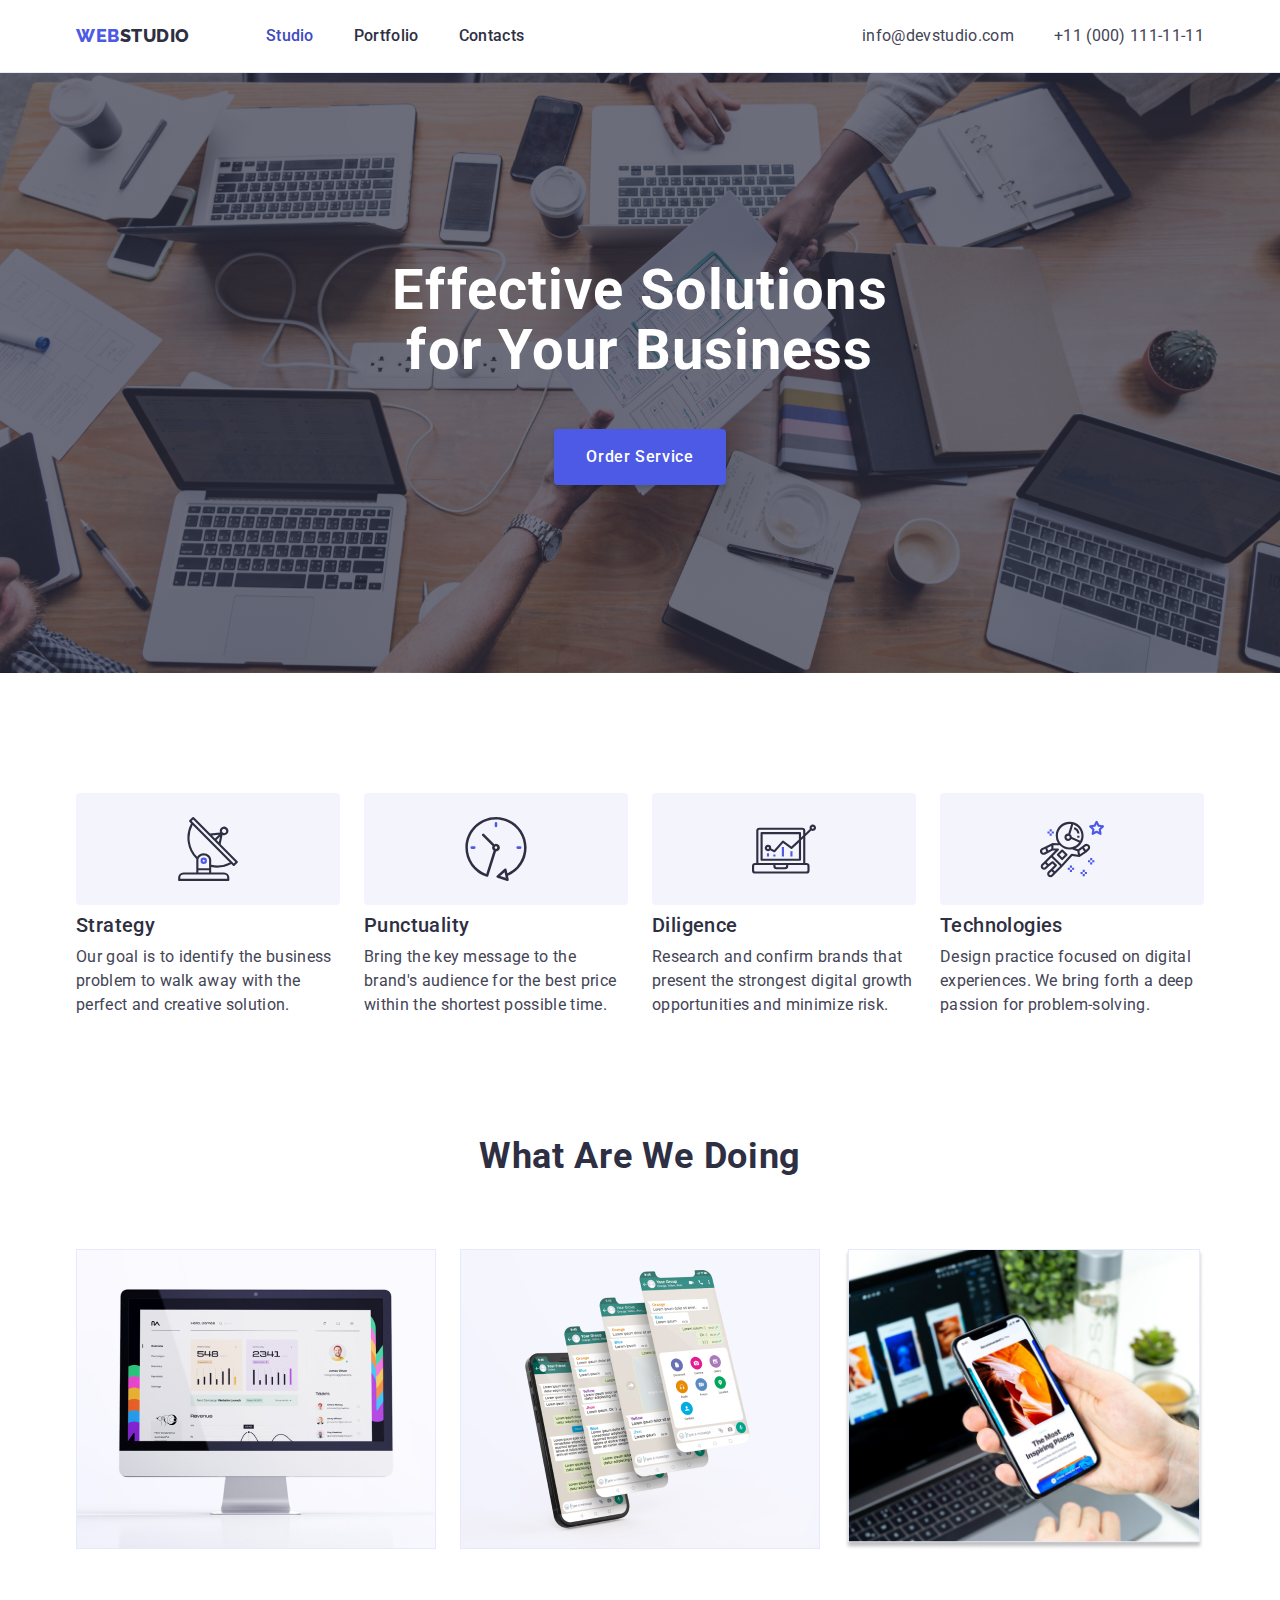
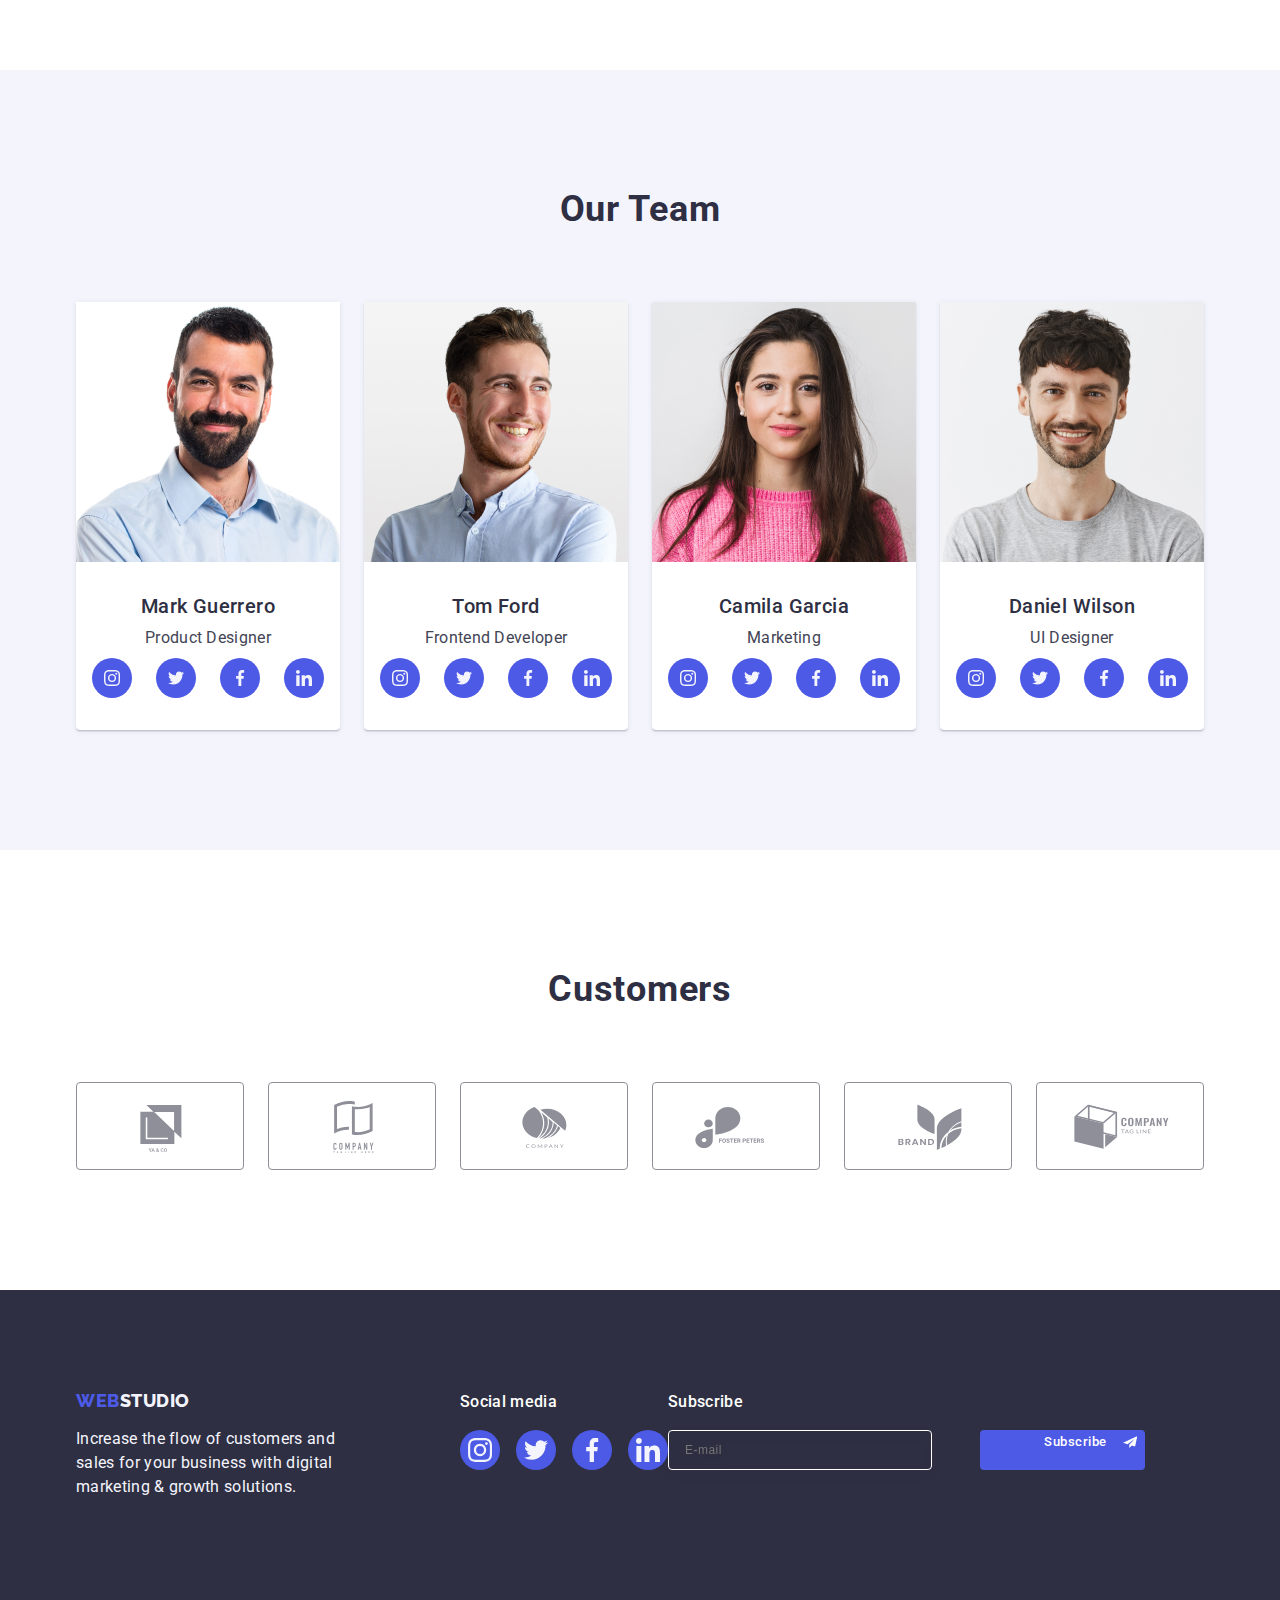
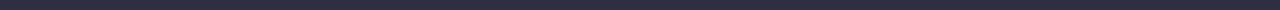
<file: index.html>
<!DOCTYPE html>
<html lang="en">
  <head>
    <meta charset="UTF-8" />
    <meta http-equiv="X-UA-Compatible" content="IE=edge" />
    <meta name="viewport" content="width=device-width, initial-scale=1.0" />
    <title>Main Page</title>
    <link rel="preconnect" href="https://fonts.googleapis.com">
    <link rel="preconnect" href="https://fonts.gstatic.com" crossorigin>
    <link href="https://fonts.googleapis.com/css2?family=Raleway:wght@800&family=Roboto:wght@400;500;700&display=swap" rel="stylesheet">
    <link rel="stylesheet" href="https://cdnjs.cloudflare.com/ajax/libs/modern-normalize/1.1.0/modern-normalize.min.css" integrity="sha512-wpPYUAdjBVSE4KJnH1VR1HeZfpl1ub8YT/NKx4PuQ5NmX2tKuGu6U/JRp5y+Y8XG2tV+wKQpNHVUX03MfMFn9Q==" crossorigin="anonymous" referrerpolicy="no-referrer" />
    <link rel="stylesheet" href="css/style.css" />
  </head>
  <body>
    <header class="header">
      <div class="header-div container">
        <nav class="header-div-nav">
          <a href="./index.html" target="_blank" class="web-studio-logo link">
            WEB<span class="web-studio">Studio</span>
          </a>
          <ul class="ul-list-menu">
            <li >
              <a  class="menu link"  href="./index.html">Studio</a>
            </li>
            <li >
              <a class="menu-p link" href="./portfolio.html">Portfolio</a>
            </li>
            <li>
              <a class="menu-s link" href="">Contacts</a>
            </li>
          </ul>
        </nav>
        <address class="address">
          <ul class="ul-list-menu">
            <li>
              <a class="contacts-info link" href="mailto:info@devstudio.com"
                >info@devstudio.com</a
              >
            </li>
            <li>
              <a class="contacts-info link" href="tel:+110001111111">+11 (000) 111-11-11</a>
            </li>
          </ul>
        </address>
      </div>
      </header>
   <main >
      <!-- Section 1-->
      <section class="main-hero">
        <div class="container">
          <h1 class="solutions">
            Effective Solutions
            for Your Business
          </h1>
          <button class="order-btn" type="button" data-modal-open >
            <span>Order Service</span>
          </button>
        </div>
      </section>
      <!-- //  Section 1-->
      <!-- Section 2-->
      <section class="section-features">
        <div class="container">
          <h2 class="main-features visually-hidden">Features</h2>
          <ul class="features-ul-list">
            <li class="features-ul-li ">
              <div class="features-cards">
                <svg class="antenna" width="64" height="64">
                  <use 
                  href="./images/icons.svg#antenna">
                </use>
                </svg>
              </div>
            <h3 class="main-features">Strategy</h3>
              <p class="main-parag">
                Our goal is to identify the business problem to walk away with the
                perfect and creative solution.
              </p>
          </li>
            <li class="features-ul-li">
              <div class="features-cards">
                <svg class="clock" width="64" height="64">
                  <use 
                  href="./images/icons.svg#clock">
                  </use>
                </svg>
              </div>
              <h3 class="main-features">Punctuality</h3>
              <p class="main-parag">
                Bring the key message to the brand's audience for the best price
                within the shortest possible time.
              </p>
            </li>
            <li class="features-ul-li">
              <div class="features-cards">
                <svg class="diagram" width="64" height="64">
                  <use 
                  href="./images/icons.svg#diagram">
                  </use>
                </svg>
              </div>
              <h3 class="main-features">Diligence</h3>
              <p class="main-parag">
                Research and confirm brands that present the strongest digital
                growth opportunities and minimize risk.
              </p>
            </li>
            <li class="features-ul-li">
              <div class="features-cards">
                <svg class="astronaut" width="64" height="64">
                  <use 
                  href="./images/icons.svg#astronaut">
                  </use>
                </svg>
              </div>
              <h3 class="main-features">Technologies</h3>
              <p class="main-parag">
                Design practice focused on digital experiences. We bring forth a
                deep passion for problem-solving.
              </p>
            </li>
          </ul>
        </div>
      </section>
      <!-- //Section 2-->
      <!-- Section 3-->
      <section class="actions">
        <div class="container">
          <h2 class="main-actions">What are we doing</h2>
          <ul class="ul-actions list ">
            <li class="action_list">
              <img src="./images/devices/macbook.jpg" alt="macbook" width="360" />
            </li>
            <li class="action_list">
              <img src="./images/devices/telandmac.jpg" alt="telandmac" width="360"/>
            </li>
            <li class="action_list">
          <img src="./images/devices/tel.jpg" alt="tel" width="360" /></li>
          </ul>
        </div>
      </section>
      <!-- //Section 3-->
      <!-- Section 4-->
      <section class="team">
        <div class="container">
          <h2 class="our-team">Our Team</h2>
          <ul class="ul-team list">
            <li class="team-items">
              <img src="./images/Team/MarkGuerrero.jpg" alt="Mark Guerrero" width="264"/>
             <div class="div-team-items">
              <h3 class="name-and-surname">Mark Guerrero</h3>
              <p class="job">Product Designer</p>
            <ul class="socials list">
                <li class="socials-item">
                <a href="" class="socials-link link" target="_blank" rel="noopener noreferrer" aria-label="Instagram icon">
                    <svg  class="socials-icon" width="16" height="16" >
                      <use href="./images/icons.svg#instagram"></use>
                    </svg>
                  </a>
                </li>
                <li class="socials-item">
                  <a href="" class="socials-link link" target="_blank" rel="noopener noreferrer" aria-label="Twitter icon">
                    <svg class="socials-icon" width="16" height="16" >
                      <use href="./images/icons.svg#twitter"></use>
                    </svg>
                  </a>
                </li>
                <li class="socials-item">
                  <a href="" class="socials-link link" target="_blank" rel="noopener noreferrer" aria-label="Facebook icon">
                    <svg class="socials-icon" width="16" height="16" >
                      <use href="./images/icons.svg#facebook"></use>
                    </svg>
                  </a>
                </li>
                <li class="socials-item">
                  <a href="" class="socials-link link" target="_blank" rel="noopener noreferrer" aria-label="Linkedin icon">
                    <svg class="socials-icon" width="16" height="16" >
                      <use href="./images/icons.svg#linkedin"></use>
                    </svg>
                  </a>
                </li>
              </ul>
             </div>
            </li>
            <li class="team-items">
              <img src="./images/Team/TomFord.jpg" alt="Tom Ford" width="264" />
              <div class="div-team-items">
                <h3 class="name-and-surname">Tom Ford</h3>
                <p class="job">Frontend Developer</p>
                <ul class="socials list">
                  <li class="socials-item">
                    <a href=""  class="socials-link link" target="_blank" rel="noopener noreferrer" aria-label="Instagram icon">
                      <svg class="socials-icon" width="16" height="16" >
                        <use href="./images/icons.svg#instagram"></use>
                      </svg>
                    </a>
                  </li>
                  <li class="socials-item">
                    <a href="" class="socials-link link" target="_blank" rel="noopener noreferrer" aria-label="Twitter icon">
                      <svg class="socials-icon" width="16" height="16" >
                        <use href="./images/icons.svg#twitter"></use>
                      </svg>
                    </a>
                  </li>
                  <li class="socials-item">
                    <a href="" class="socials-link link" target="_blank" rel="noopener noreferrer" aria-label="Facebook icon">
                      <svg class="socials-icon" width="16" height="16" >
                        <use href="./images/icons.svg#facebook"></use>
                      </svg>
                    </a>
                  </li>
                  <li class="socials-item">
                    <a href="" class="socials-link link" target="_blank" rel="noopener noreferrer" aria-label="Linkedin icon" >
                      <svg class="socials-icon" width="16" height="16" >
                        <use href="./images/icons.svg#linkedin"></use>
                      </svg>
                    </a>
                  </li>
                </ul>
              </div>
            </li>
            <li class="team-items">
              <img src="./images/Team/CamilaGarcia.jpg" alt="Camila Garcia" width="264"/>
              <div class="div-team-items">
                <h3 class="name-and-surname">Camila Garcia</h3>
                <p class="job">Marketing</p>
                <ul class="socials list">
                  <li class="socials-item">
                    <a href=""  class="socials-link link" target="_blank" rel="noopener noreferrer" aria-label="Instagram icon">
                      <svg class="socials-icon" width="16" height="16" >
                        <use href="./images/icons.svg#instagram"></use>
                      </svg>
                    </a>
                  </li>
                  <li class="socials-item">
                    <a href="" class="socials-link link" target="_blank" rel="noopener noreferrer" aria-label="Twitter icon" >
                      <svg class="socials-icon" width="16" height="16" >
                        <use href="./images/icons.svg#twitter"></use>
                      </svg>
                    </a>
                  </li>
                  <li class="socials-item">
                    <a href="" class="socials-link link" target="_blank" rel="noopener noreferrer" aria-label="Facebook icon">
                      <svg class="socials-icon" width="16" height="16" >
                        <use href="./images/icons.svg#facebook"></use>
                      </svg>
                    </a>
                  </li>
                  <li class="socials-item">
                    <a href="" class="socials-link link" target="_blank" rel="noopener noreferrer" aria-label="Linkedin icon"  >
                      <svg class="socials-icon" width="16" height="16" >
                        <use href="./images/icons.svg#linkedin"></use>
                      </svg>
                    </a>
                  </li>
                </ul>
              </div>
              </li>
            <li class="team-items">
              <img src="./images/Team/DanielWilson.jpg" alt="Daniel Wilson" width="264"/>
              <div class="div-team-items">
                <h3 class="name-and-surname">Daniel Wilson</h3>
                <p class="job">UI Designer</p>
                <ul class="socials list">
                  <li class="socials-item">
                    <a  href="" class="socials-link link"  target="_blank" rel="noopener noreferrer" aria-label="Instagram icon">
                      <svg class="socials-icon" width="16" height="16" >
                        <use href="./images/icons.svg#instagram"></use>
                      </svg>
                    </a>
                  </li>
                  <li class="socials-item">
                    <a href="" class="socials-link link" target="_blank" rel="noopener noreferrer" aria-label="Twitter icon" >
                      <svg class="socials-icon" width="16" height="16" >
                        <use href="./images/icons.svg#twitter"></use>
                      </svg>
                    </a>
                  </li>
                  <li class="socials-item">
                    <a href="" class="socials-link link" target="_blank" rel="noopener noreferrer" aria-label="Facebook icon">
                      <svg class="socials-icon" width="16" height="16" >
                        <use href="./images/icons.svg#facebook"></use>
                      </svg>
                    </a>
                  </li>
                  <li class="socials-item">
                    <a href="" class="socials-link link" target="_blank" rel="noopener noreferrer" aria-label="Linkedin icon">
                      <svg class="socials-icon" width="16" height="16" >
                        <use href="./images/icons.svg#linkedin"></use>
                      </svg>
                    </a>
                  </li>
                </ul>
              </div>
            </li>
          </ul>
        </div>
      </section>
      <section class="customers">
        <div class="container">
          <h2 class="customers-h2">Customers</h2>
          <ul class="customers-clients list">
           <li class="customer-items">
              <a class="customer-link" href="">
              <svg  class="logo-ya-co" width="104" height="56">
                <use href="./images/icons.svg#Logo-ya-co"></use>
              </svg>
           </a>
          </li>
            <li class="customer-items">
              <a class="customer-link" href="">
                <svg class="logo-ya-co" width="104" height="56">
                  <use href="./images/icons.svg#Logo-tagline-here-co"></use>
                </svg>
            </a>
            </li>
            <li class="customer-items">
              <a class="customer-link" href="">
                <svg class="logo-ya-co" width="104" height="56">
                  <use href="./images/icons.svg#Logo-circle-company"></use>
                </svg>
            </a>
            </li>
            <li class="customer-items">
              <a class="customer-link" href="">
                <svg class="logo-ya-co" width="104" height="56">
                  <use href="./images/icons.svg#Logo-foster-petters"></use>
                </svg>
            </a>
            </li>
            <li class="customer-items">
              <a class="customer-link" href="">
                <svg class="logo-ya-co" width="104" height="56">
                  <use href="./images/icons.svg#Logo-brand"></use>
                </svg>
            </a>
            </li>
            <li class="customer-items">
              <a class="customer-link" href="">
                <svg class="logo-ya-co" width="104" height="56">
                  <use href="./images/icons.svg#Logo-company"></use>
                </svg>
              </a>
            </li>
          </ul>
         </div>
      </section>
    </main>
   
    <footer class="main-footer">
      <div class="footer-container container">
        <div class="footer-logo">
          <a href="./index.html" target="blank" class="web-studio-logo link web-studio-footer">
            WEB<span class="studio-footer">Studio</span>
          </a>
          <p class="footer-p">
            Increase the flow of customers and sales for your business with digital
            marketing & growth solutions.
          </p>
        </div>
        <div class="footer-social"> 
          <p class="soc-media">Social media</p>
          <ul class="socials-footer list">
            <li class="socials-item">
              <a  href="" class="socials-footer-link link"  target="_blank" rel="noopener noreferrer" aria-label="Instagram icon">
                <svg class="socials-icon" width="24" height="24" >
                  <use href="./images/icons.svg#instagram"></use>
                </svg>
              </a>
            </li>
            <li class="socials-item">
              <a href="" class="socials-footer-link link" target="_blank" rel="noopener noreferrer" aria-label="Twitter icon" >
                <svg class="socials-icon" width="24" height="24" >
                  <use href="./images/icons.svg#twitter"></use>
                </svg>
              </a>
            </li>
            <li class="socials-item">
              <a href="" class="socials-footer-link link" target="_blank" rel="noopener noreferrer" aria-label="Facebook icon">
                <svg class="socials-icon" width="24" height="24" >
                  <use href="./images/icons.svg#facebook"></use>
                </svg>
              </a>
            </li>
            <li class="socials-item">
              <a href="" class="socials-footer-link link" target="_blank" rel="noopener noreferrer" aria-label="Linkedin icon">
                <svg class="socials-icon" width="24" height="24" >
                  <use href="./images/icons.svg#linkedin"></use>
                </svg>
              </a>
            </li>
          </ul>
        </div>
      <div class="div-subscribe">
        <p class="subscribe-text">Subscribe</p>
        <form class="subscribe">
          <label class="label-subscribe" for="name-subscribe" aria-label="name subscribe">
            <input class="email-input" type="email" name="name-subscribe" id="name-subscribe" placeholder="E-mail">
           </label>
           <button class="footer-submit-btn" type="submit">
            Subscribe
            <svg class="svg-send-icon" width="24" height="24">
              <use href="./images/icons.svg#icon-send"></use>
            </svg>
          </button>
        </form>
      </div>
      </div>
    </footer>

    <div class="modal-container is-hidden" data-modal >
        <div  class="modal-window ">
          <button class="modal-btn" type="button" data-modal-close> 
            <svg class="modal-btn-icon" width="8" height="8">
              <use href="./images/icons.svg#close"></use>
            </svg> 
          </button>
          <p class="modal-title">
            Leave your contacts and we will call you back
          </p>
          <form class="modal-form">
            <div class="modal-field">
              <label for="user-name"  class="modal-contacts">Name</label>
              <div class="input-wrap">
                <input type="text" name="user-name" id="user-name"  class="modal-input" >
                <svg class="modal-icon" width="18" height="24">
                 <use href="./images/icons.svg#person"></use>
                </svg>
              </div>
            </div>
            <div class="modal-field">
              <label for="user-phone" class="modal-contacts">Phone</label>
              <div class="input-wrap">
                <input type="tel" name="user-phone" id="user-phone" class="modal-input" >
                <svg class="modal-icon" width="18" height="24">
                  <use href="./images/icons.svg#phone"></use>
                 </svg>
              </div>
            </div>
            <div class="modal-field">
              <label for="user-email" class="modal-contacts">Email</label>
              <div class="input-wrap">
                <input type="email" name="user-email" id="user-email" class="modal-input">
                <svg class="modal-icon" width="18" height="24">
                  <use href="./images/icons.svg#email"></use>
                 </svg>
              </div>
            </div>
            <div class="modal-field-contacts">
              <label for="user-comment" class="modal-contacts">Comment</label>
              <textarea id="user-comment" name="user-comment" placeholder="Text input" class="modal-textarea"></textarea>
            </div>
            <div class="modal-checkbox">
              <input  id="user-privacy" type="checkbox" name="user-privacy" class="input-check visually-hidden" value="true"  >
              <label for="user-privacy" class="check-text">
                <span class="check-text-icon">
                <svg class="check-icon" width="10" height="8">
                  <use href="./images/icons.svg#vector"></use>
                 </svg>
              </span> 
              I accept the terms and conditions of the <a class="policy-link" href="">Privacy Policy</a>
            </label>
            </div>
            <button class="submit-btn" >Send</button>
          </form>
        </div>
    </div>
    <script src="./js/modal.js"></script>
  </body>
</html>
</file>
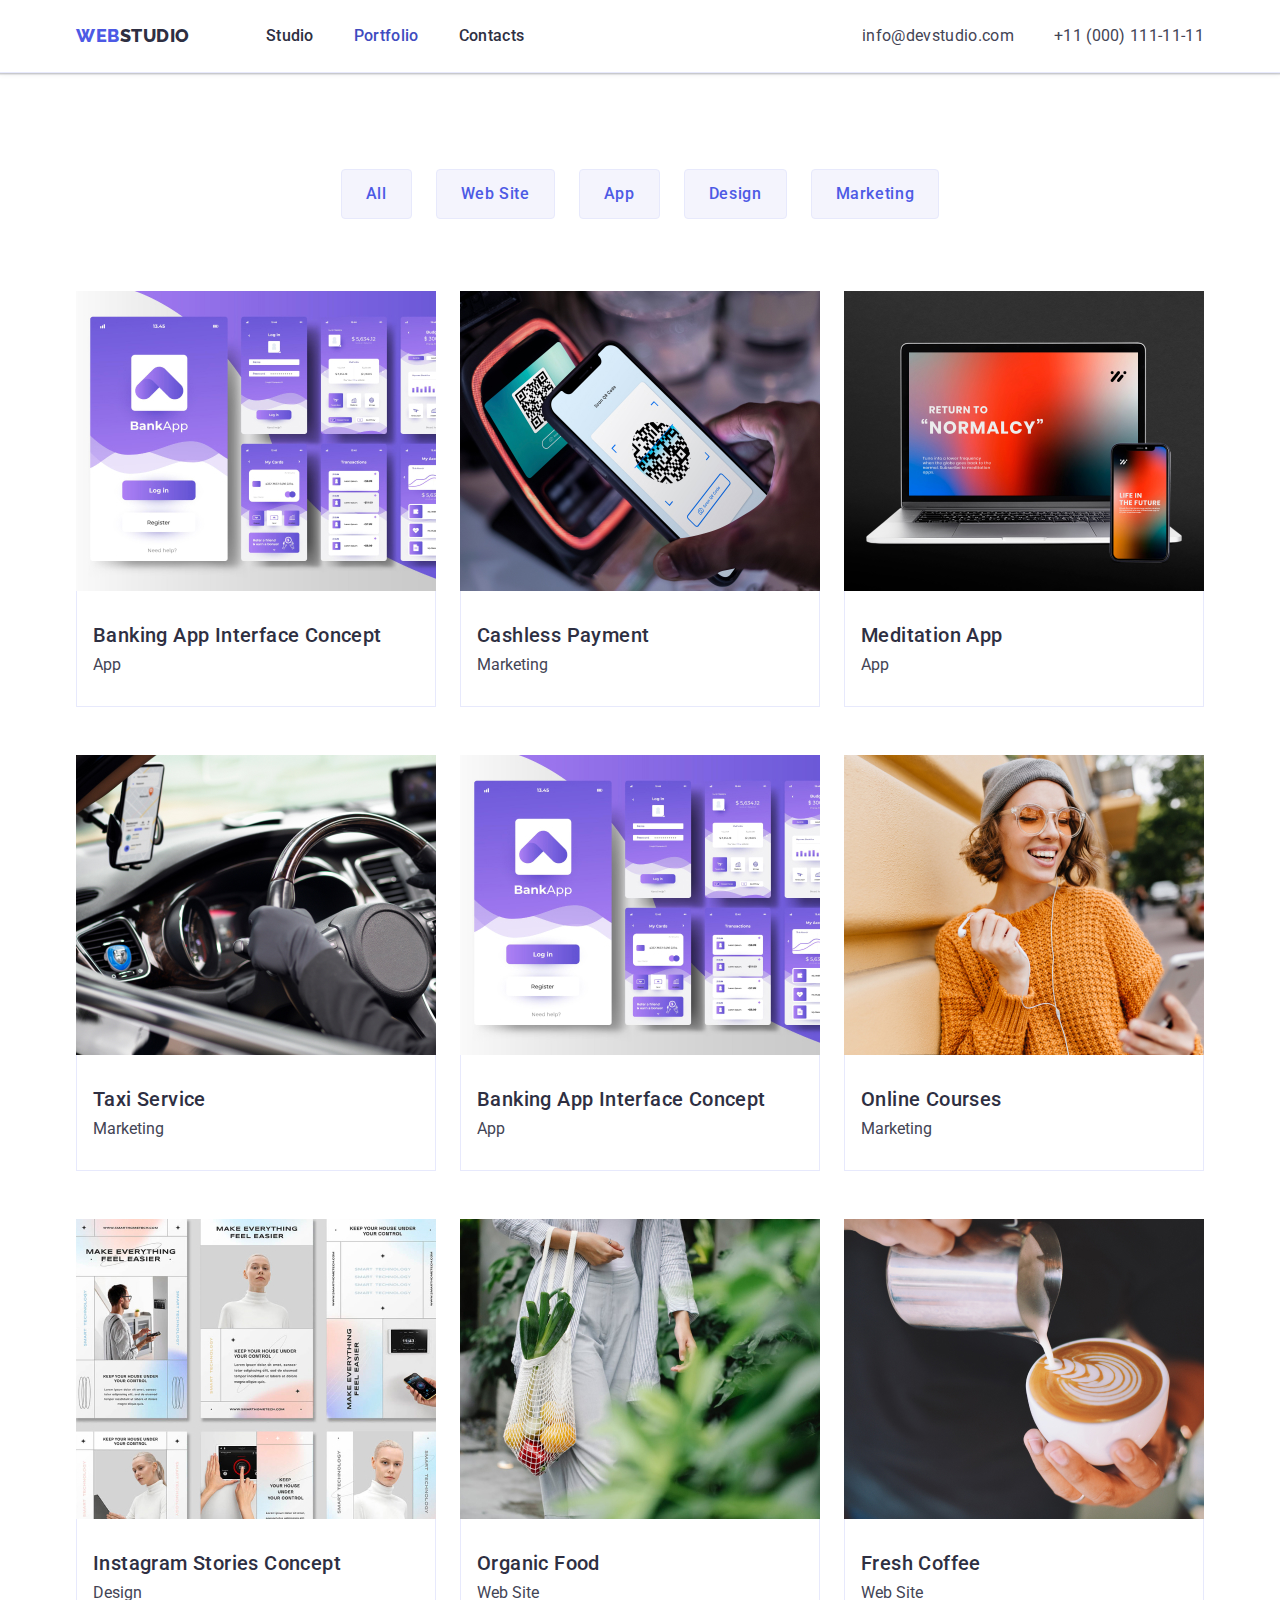
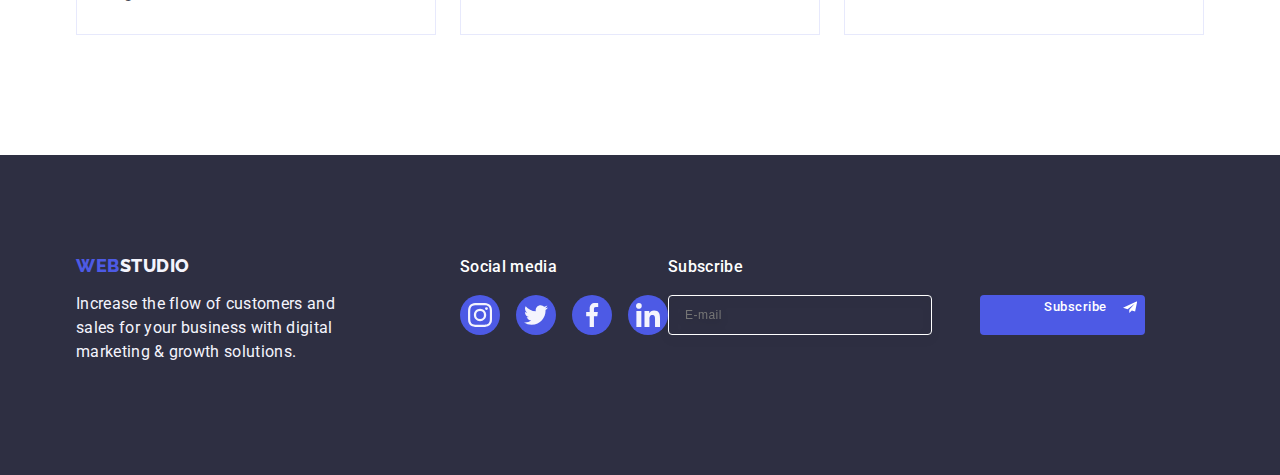
<file: portfolio.html>
<!DOCTYPE html>
<html lang="en">
  <head>
    <meta charset="UTF-8" />
    <meta http-equiv="X-UA-Compatible" content="IE=edge" />
    <meta name="viewport" content="width=device-width, initial-scale=1.0" />
    <title>Portfolio</title>
    <link rel="preconnect" href="https://fonts.googleapis.com" />
    <link rel="preconnect" href="https://fonts.gstatic.com" crossorigin />
    <link
      href="https://fonts.googleapis.com/css2?family=Raleway:wght@800&family=Roboto:wght@400;500;700&display=swap"
      rel="stylesheet"
    />
    <link
      rel="stylesheet"
      href="https://cdnjs.cloudflare.com/ajax/libs/modern-normalize/1.1.0/modern-normalize.min.css"
      integrity="sha512-wpPYUAdjBVSE4KJnH1VR1HeZfpl1ub8YT/NKx4PuQ5NmX2tKuGu6U/JRp5y+Y8XG2tV+wKQpNHVUX03MfMFn9Q=="
      crossorigin="anonymous"
      referrerpolicy="no-referrer"
    />
    <link rel="stylesheet" href="./css/style.css" />
  </head>
  <body>
    <header class="header">
      <div class="header-div container">
        <nav class="header-div-nav">
          <a href="./index.html" target="_blank" class="web-studio-logo link">
            WEB<span class="web-studio">Studio</span>
          </a>
          <ul class="ul-list-menu">
            <li >
              <a  class="menu-p link"  href="./index.html">Studio</a>
            </li>
            <li >
              <a class="menu link" href="./portfolio.html">Portfolio</a>
            </li>
            <li>
              <a class="menu-s link" href="">Contacts</a>
            </li>
          </ul>
        </nav>
        <address class="address">
          <ul class="ul-list-menu">
            <li>
              <a class="contacts-info link" href="mailto:info@devstudio.com"
                >info@devstudio.com</a
              >
            </li>
            <li>
              <a class="contacts-info link" href="tel:+110001111111">+11 (000) 111-11-11</a>
            </li>
          </ul>
        </address>
      </div>
      </header>
    <main>
      <section class="filter-section">
        <div class="container">
          <h1 hidden>Filters</h1>
          <ul class="portfolio-list-filters list ">
            <li>
              <button class="all-button" type="button">All</button>
            </li>
            <li>
              <button class="all-button" type="button">Web Site</button>
            </li>
            <li>
              <button class="all-button" type="button">App</button>
            </li>
            <li>
              <button class="all-button" type="button">Design</button>
            </li>
            <li>
              <button class="all-button" type="button">Marketing</button>
            </li>
          </ul>

          <ul class="portfolio-list list">
            <li class="portfolio-list-item">
              <a class="portfolio-link" href="">
                <div class="portfolio-card-wrap">
                  <img
                  src="./images/Portfolio/App/BankingAppInterfaceConcept.jpg"
                  alt="Banking App Interface Concept"
                  width="360"
                />
                <p class="portfolio-part-text">14 Stylish and User-Friendly App Design Concepts · Task Manager App · Calorie Tracker App · Exotic Fruit Ecommerce App · Cloud Storage App </p>
                </div>
              <div  class="container-apps">
                <h2 class="main-features">Banking App Interface Concept</h2>
                <p class="partfolio-parag ">App</p>
                </div>
              </a>
            </li>
            <li class="portfolio-list-item ">
              <a class="portfolio-link" href="">
                <div class="portfolio-card-wrap">
                  <img
                  src="./images/Portfolio/App/CashlessPayment.jpg"
                  alt="Cashless Payment"
                  width="360"
                />
                <p class="portfolio-part-text">14 Stylish and User-Friendly App Design Concepts · Task Manager App · Calorie Tracker App · Exotic Fruit Ecommerce App · Cloud Storage App </p>
                </div>
              <div class="container-apps">
                  <h2 class="main-features">Cashless Payment</h2>
                  <p class="partfolio-parag">Marketing</p>
                </div>
              </a>
            </li>
          <li class="portfolio-list-item">
            <a class="portfolio-link" href="">
                <div class="portfolio-card-wrap">
                  <img
                  src="./images/Portfolio/App/MeditationApp.jpg"
                  alt="Meditation App"
                  width="360"
              />
              <p class="portfolio-part-text">14 Stylish and User-Friendly App Design Concepts · Task Manager App · Calorie Tracker App · Exotic Fruit Ecommerce App · Cloud Storage App </p>
                </div>
                <div class="container-apps">
                  <h2 class="main-features">Meditation App</h2>
                  <p class="partfolio-parag">App</p>
                 </div> 
            </a>
           </li>
             <li class="portfolio-list-item">
              <a class="portfolio-link" href="">
                <div class="portfolio-card-wrap">
                  <img
                  src="./images/Portfolio/App/TaxiService.jpg"
                  alt="Taxi Service"
                  width="360"
              />
              <p class="portfolio-part-text">
                14 Stylish and User-Friendly App Design Concepts · Task Manager App · Calorie Tracker App · Exotic Fruit Ecommerce App · Cloud Storage App 
              </p>
                </div>
                <div class="container-apps">
                  <h2 class="main-features">Taxi Service</h2>
                  <p class="partfolio-parag">Marketing</p>
                </div> 
               </a>
            </li>
            <li class="portfolio-list-item">
              <a class="portfolio-link" href="">
                <div class="portfolio-card-wrap">
                  <img
                  src="./images/Portfolio/App/BankingAppInterfaceConcept.jpg"
                  alt="Banking App Interface Concept"
                  width="360"
                />
                <p class="portfolio-part-text">14 Stylish and User-Friendly App Design Concepts · Task Manager App · Calorie Tracker App · Exotic Fruit Ecommerce App · Cloud Storage App </p>
                </div>
              <div  class="container-apps">
                <h2 class="main-features">Banking App Interface Concept</h2>
                <p class="partfolio-parag">App</p>
                </div>
              </a>
            </li>

            <li class="portfolio-list-item">
              <a class="portfolio-link" href="">
                <div class="portfolio-card-wrap">
                  <img
                  src="./images/Portfolio/App/OnlineCourses.jpg"
                  alt="Online Courses"
                  width="360"
                />
                  <p class="portfolio-part-text">
                    14 Stylish and User-Friendly App Design Concepts · Task Manager App · Calorie Tracker App · Exotic Fruit Ecommerce App · Cloud Storage App 
                  </p>
                </div>
                <div class="container-apps">
                  <h2 class="main-features">Online Courses</h2>
                  <p class="partfolio-parag">Marketing</p>
                </div>
              </a>
            </li>
            <li class="portfolio-list-item">
              <a class="portfolio-link" href="">
                <div class="portfolio-card-wrap">
                  <img
                  src="./images/Portfolio/App/InstagramStoriesConcept.jpg"
                  alt="Instagram Stories Concept"
                  width="360"
                />
                <p class="portfolio-part-text">
                  14 Stylish and User-Friendly App Design Concepts · Task Manager App · Calorie Tracker App · Exotic Fruit Ecommerce App · Cloud Storage App 
                </p>
                </div>
                <div class="container-apps">
                  <h2 class="main-features">Instagram Stories Concept</h2>
                  <p class="partfolio-parag">Design</p>
                </div>
              </a>
            </li>
            <li class="portfolio-list-item">
              <a class="portfolio-link" href="">
                <div class="portfolio-card-wrap">
                  <img
                    src="./images/Portfolio/App/OrganicFood.jpg"
                    alt="Organic Food"
                    width="360"
                  />
                  <p class="portfolio-part-text">
                    14 Stylish and User-Friendly App Design Concepts · Task Manager App · Calorie Tracker App · Exotic Fruit Ecommerce App · Cloud Storage App 
                  </p>
                </div>
                <div class="container-apps">
                  <h2 class="main-features">Organic Food</h2>
                  <p class="partfolio-parag">Web Site</p>
                </div>
              </a>
            </li>
            <li class="portfolio-list-item">
              <a class="portfolio-link" href="">
                <div class="portfolio-card-wrap">
                  <img
                  src="./images/Portfolio/App/FreshCoffee.jpg"
                  alt="Fresh Coffee"
                  width="360"
                />
                  <p class="portfolio-part-text">
                    14 Stylish and User-Friendly App Design Concepts · Task Manager App · Calorie Tracker App · Exotic Fruit Ecommerce App · Cloud Storage App 
                  </p>
                </div>
                <div class="container-apps">
                  <h2 class="main-features">Fresh Coffee</h2>
                  <p class="partfolio-parag">Web Site</p>
                </div>
              </a>
            </li>
          </ul>
        </div>
        
      </section>
    </main>
    <footer class="main-footer">
      <div class="footer-container container">
        <div class="footer-logo">
          <a href="./index.html" target="blank" class="web-studio-logo link web-studio-footer">
            WEB<span class="studio-footer">Studio</span>
          </a>
          <p class="footer-p">
            Increase the flow of customers and sales for your business with digital
            marketing & growth solutions.
          </p>
        </div>
        <div class="footer-social"> 
          <p class="soc-media">Social media</p>
          <ul class="socials-footer list">
            <li class="socials-item">
              <a  href="" class="socials-footer-link link"  target="_blank" rel="noopener noreferrer" aria-label="Instagram icon">
                <svg class="socials-icon" width="24" height="24" >
                  <use href="./images/icons.svg#instagram"></use>
                </svg>
              </a>
            </li>
            <li class="socials-item">
              <a href="" class="socials-footer-link link" target="_blank" rel="noopener noreferrer" aria-label="Twitter icon" >
                <svg class="socials-icon" width="24" height="24" >
                  <use href="./images/icons.svg#twitter"></use>
                </svg>
              </a>
            </li>
            <li class="socials-item">
              <a href="" class="socials-footer-link link" target="_blank" rel="noopener noreferrer" aria-label="Facebook icon">
                <svg class="socials-icon" width="24" height="24" >
                  <use href="./images/icons.svg#facebook"></use>
                </svg>
              </a>
            </li>
            <li class="socials-item">
              <a href="" class="socials-footer-link link" target="_blank" rel="noopener noreferrer" aria-label="Linkedin icon">
                <svg class="socials-icon" width="24" height="24" >
                  <use href="./images/icons.svg#linkedin"></use>
                </svg>
              </a>
            </li>
          </ul>
        </div>
      <div class="div-subscribe">
        <p class="subscribe-text">Subscribe</p>
        <form class="subscribe">
          <label class="label-subscribe" for="name-subscribe" aria-label="name subscribe">
            <input class="email-input" type="email" name="name-subscribe" id="name-subscribe" placeholder="E-mail">
           </label>
           <button class="footer-submit-btn" type="submit">
            Subscribe
            <svg class="svg-send-icon" width="24" height="24">
              <use href="./images/icons.svg#icon-send"></use>
            </svg>
          </button>
        </form>
      </div>
      </div>
    </footer>
  </body>
</html>
</file>
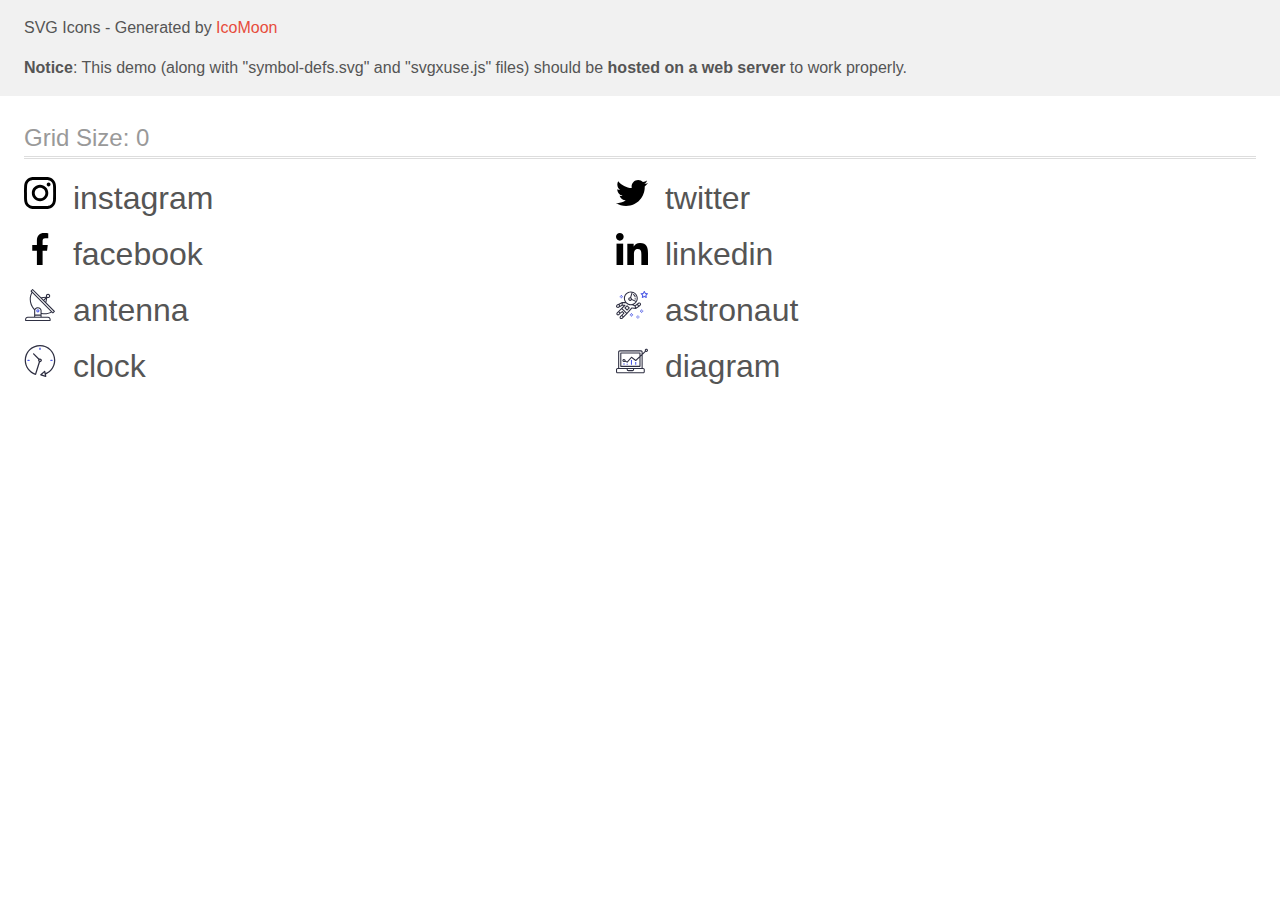
<file: images/icons/icons-test/demo-external-svg.html>
<!doctype html>
<html>
<head>
    <title>IcoMoon - SVG Icons</title>
    <meta charset="utf-8">
    <meta name="viewport" content="width=device-width, initial-scale=1">
    <link rel="stylesheet" href="demo-files/demo.css">
    <link rel="stylesheet" href="style.css">
</head>
<body>
<header class="bgc1 clearfix">
<div class="mhl">
    <p>SVG Icons - Generated by <a href="https://icomoon.io/app">IcoMoon</a></p><p><strong>Notice</strong>: This demo (along with "symbol-defs.svg" and "svgxuse.js" files) should be <b>hosted on a web server</b> to work properly.</p>
</div>
</header>
    <div class="clearfix mhl ptl">
        <h1 class="mvm mtn fgc1">Grid Size: 0</h1>
        <div class="glyph fs1">
            <div class="clearfix pbs">
                <svg class="icon instagram"><use xlink:href="symbol-defs.svg#instagram"></use></svg><span class="name"> instagram</span>
            </div>
        </div>
        <div class="glyph fs1">
            <div class="clearfix pbs">
                <svg class="icon twitter"><use xlink:href="symbol-defs.svg#twitter"></use></svg><span class="name"> twitter</span>
            </div>
        </div>
        <div class="glyph fs1">
            <div class="clearfix pbs">
                <svg class="icon facebook"><use xlink:href="symbol-defs.svg#facebook"></use></svg><span class="name"> facebook</span>
            </div>
        </div>
        <div class="glyph fs1">
            <div class="clearfix pbs">
                <svg class="icon linkedin"><use xlink:href="symbol-defs.svg#linkedin"></use></svg><span class="name"> linkedin</span>
            </div>
        </div>
        <div class="glyph fs1">
            <div class="clearfix pbs">
                <svg class="icon antenna"><use xlink:href="symbol-defs.svg#antenna"></use></svg><span class="name"> antenna</span>
            </div>
        </div>
        <div class="glyph fs1">
            <div class="clearfix pbs">
                <svg class="icon astronaut"><use xlink:href="symbol-defs.svg#astronaut"></use></svg><span class="name"> astronaut</span>
            </div>
        </div>
        <div class="glyph fs1">
            <div class="clearfix pbs">
                <svg class="icon clock"><use xlink:href="symbol-defs.svg#clock"></use></svg><span class="name"> clock</span>
            </div>
        </div>
        <div class="glyph fs1">
            <div class="clearfix pbs">
                <svg class="icon diagram"><use xlink:href="symbol-defs.svg#diagram"></use></svg><span class="name"> diagram</span>
            </div>
        </div>
  </div>
<script defer src="svgxuse.js"></script>
</body>
</html>
</file>
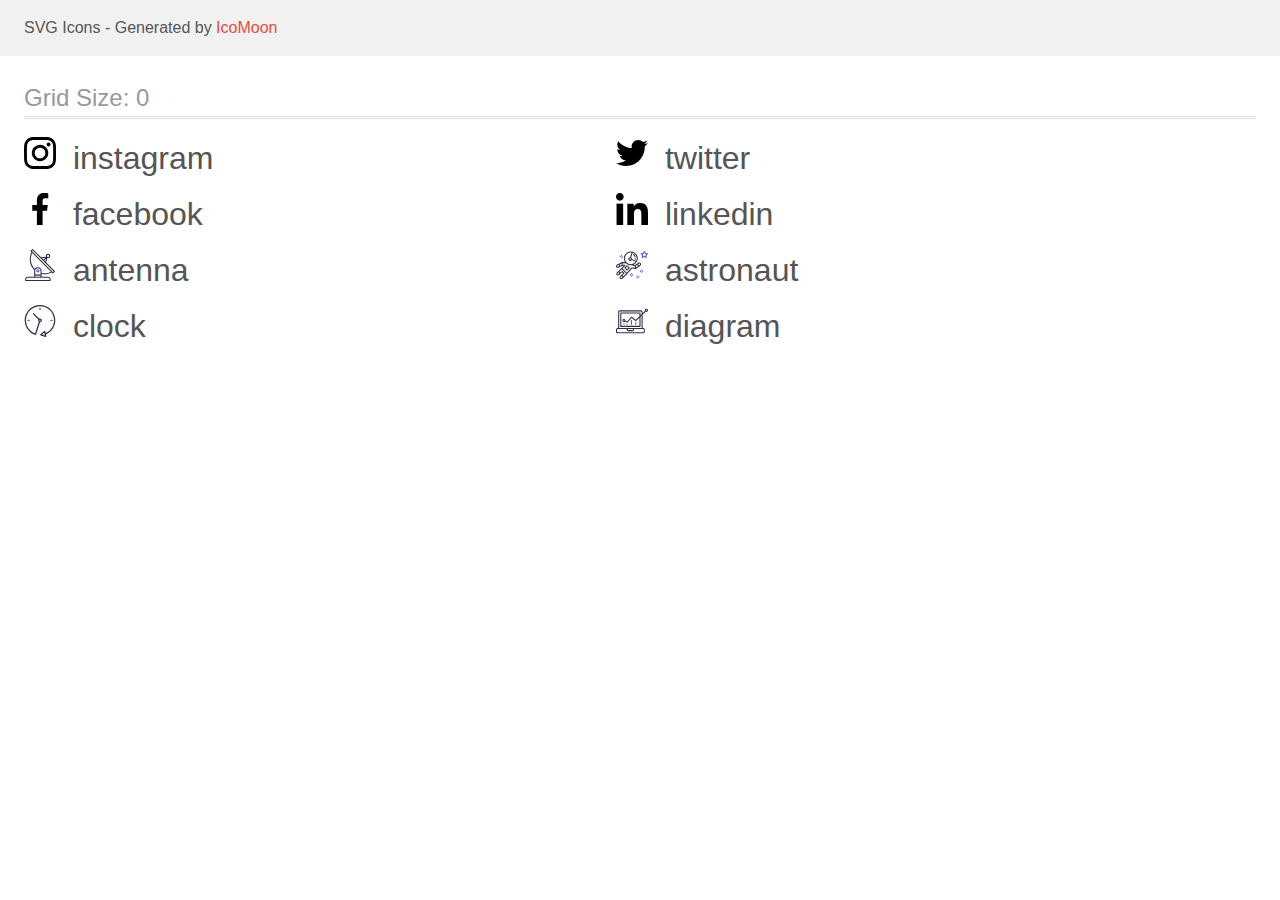
<file: images/icons/icons-test/demo.html>
<!doctype html>
<html>
<head>
    <title>IcoMoon - SVG Icons</title>
    <meta charset="utf-8">
    <meta name="viewport" content="width=device-width, initial-scale=1">
    <link rel="stylesheet" href="demo-files/demo.css">
    <link rel="stylesheet" href="style.css">
</head>
<body>
<svg aria-hidden="true" style="position: absolute; width: 0; height: 0; overflow: hidden;" version="1.1" xmlns="http://www.w3.org/2000/svg" xmlns:xlink="http://www.w3.org/1999/xlink">
<defs>
<symbol id="instagram" viewBox="0 0 32 32">
<path d="M31.969 9.408c-0.075-1.7-0.35-2.869-0.744-3.882-0.406-1.075-1.031-2.038-1.85-2.838-0.8-0.813-1.769-1.444-2.832-1.844-1.019-0.394-2.182-0.669-3.882-0.744-1.713-0.081-2.257-0.1-6.601-0.1s-4.888 0.019-6.595 0.094c-1.7 0.075-2.869 0.35-3.882 0.744-1.075 0.406-2.038 1.031-2.838 1.85-0.813 0.8-1.444 1.769-1.844 2.832-0.394 1.019-0.669 2.182-0.744 3.882-0.081 1.713-0.1 2.257-0.1 6.601s0.019 4.888 0.094 6.595c0.075 1.7 0.35 2.869 0.744 3.882 0.406 1.075 1.038 2.038 1.85 2.838 0.8 0.813 1.769 1.444 2.832 1.844 1.019 0.394 2.182 0.669 3.882 0.744 1.706 0.075 2.25 0.094 6.595 0.094s4.888-0.018 6.595-0.094c1.7-0.075 2.869-0.35 3.882-0.744 2.151-0.831 3.851-2.532 4.682-4.682 0.394-1.019 0.669-2.182 0.744-3.882 0.075-1.707 0.094-2.251 0.094-6.595s-0.006-4.888-0.081-6.595zM29.087 22.473c-0.069 1.563-0.331 2.407-0.55 2.969-0.538 1.394-1.644 2.501-3.038 3.038-0.563 0.219-1.413 0.481-2.969 0.55-1.688 0.075-2.194 0.094-6.464 0.094s-4.782-0.018-6.464-0.094c-1.563-0.069-2.407-0.331-2.969-0.55-0.694-0.256-1.325-0.663-1.838-1.194-0.531-0.519-0.938-1.144-1.194-1.838-0.219-0.563-0.481-1.413-0.55-2.969-0.075-1.688-0.094-2.194-0.094-6.464s0.019-4.782 0.094-6.464c0.069-1.563 0.331-2.407 0.55-2.969 0.256-0.694 0.663-1.325 1.2-1.838 0.519-0.531 1.144-0.938 1.838-1.194 0.563-0.219 1.413-0.481 2.969-0.55 1.688-0.075 2.194-0.094 6.464-0.094 4.276 0 4.782 0.019 6.464 0.094 1.563 0.069 2.407 0.331 2.969 0.55 0.694 0.256 1.325 0.662 1.838 1.194 0.531 0.519 0.938 1.144 1.194 1.838 0.219 0.563 0.481 1.413 0.55 2.969 0.075 1.688 0.094 2.194 0.094 6.464s-0.019 4.77-0.094 6.457z"></path>
<path d="M16.059 7.782c-4.538 0-8.22 3.682-8.22 8.22s3.682 8.22 8.22 8.22c4.538 0 8.22-3.682 8.22-8.22s-3.682-8.22-8.22-8.22zM16.059 21.335c-2.944 0-5.332-2.388-5.332-5.332s2.388-5.332 5.332-5.332c2.944 0 5.332 2.388 5.332 5.332s-2.388 5.332-5.332 5.332z"></path>
<path d="M26.524 7.457c0 1.060-0.859 1.919-1.919 1.919s-1.919-0.859-1.919-1.919c0-1.060 0.859-1.919 1.919-1.919s1.919 0.859 1.919 1.919z"></path>
</symbol>
<symbol id="twitter" viewBox="0 0 32 32">
<path d="M32 6.078c-1.19 0.522-2.458 0.868-3.78 1.036 1.36-0.812 2.398-2.088 2.886-3.626-1.268 0.756-2.668 1.29-4.16 1.588-1.204-1.282-2.92-2.076-4.792-2.076-3.632 0-6.556 2.948-6.556 6.562 0 0.52 0.044 1.020 0.152 1.496-5.454-0.266-10.28-2.88-13.522-6.862-0.566 0.982-0.898 2.106-0.898 3.316 0 2.272 1.17 4.286 2.914 5.452-1.054-0.020-2.088-0.326-2.964-0.808 0 0.020 0 0.046 0 0.072 0 3.188 2.274 5.836 5.256 6.446-0.534 0.146-1.116 0.216-1.72 0.216-0.42 0-0.844-0.024-1.242-0.112 0.85 2.598 3.262 4.508 6.13 4.57-2.232 1.746-5.066 2.798-8.134 2.798-0.538 0-1.054-0.024-1.57-0.090 2.906 1.874 6.35 2.944 10.064 2.944 12.072 0 18.672-10 18.672-18.668 0-0.29-0.010-0.57-0.024-0.848 1.302-0.924 2.396-2.078 3.288-3.406z"></path>
</symbol>
<symbol id="facebook" viewBox="0 0 32 32">
<path d="M21.329 5.313h2.921v-5.088c-0.504-0.069-2.237-0.225-4.256-0.225-4.212 0-7.097 2.649-7.097 7.519v4.481h-4.648v5.688h4.648v14.312h5.699v-14.311h4.46l0.708-5.688h-5.169v-3.919c0.001-1.644 0.444-2.769 2.735-2.769z"></path>
</symbol>
<symbol id="linkedin" viewBox="0 0 32 32">
<path d="M31.992 32v-0.001h0.008v-11.736c0-5.741-1.236-10.164-7.948-10.164-3.227 0-5.392 1.771-6.276 3.449h-0.093v-2.913h-6.364v21.364h6.627v-10.579c0-2.785 0.528-5.479 3.977-5.479 3.399 0 3.449 3.179 3.449 5.657v10.401h6.62z"></path>
<path d="M0.528 10.636h6.635v21.364h-6.635v-21.364z"></path>
<path d="M3.843-0c-2.121 0-3.843 1.721-3.843 3.843s1.721 3.879 3.843 3.879c2.121 0 3.843-1.757 3.843-3.879-0.001-2.121-1.723-3.843-3.843-3.843v0z"></path>
</symbol>
<symbol id="antenna" viewBox="0 0 32 32">
<path fill="#2e2f42" style="fill: var(--color1, #2e2f42)" d="M30.773 22.098l-8.443-8.505 0.937-4.615c0.242 0.094 0.499 0.144 0.758 0.146h0.006c1.192 0.014 2.17-0.941 2.184-2.133s-0.941-2.17-2.133-2.184c-1.192-0.014-2.17 0.941-2.184 2.133-0.003 0.255 0.039 0.509 0.125 0.749l-4.96 0.605-8.091-8.133c-0.099-0.101-0.235-0.159-0.377-0.16-0.14 0.001-0.274 0.056-0.373 0.155l-1.513 1.504c-0.208 0.208-0.208 0.546 0 0.754l0.814 0.826c-3.153 5.798-2.129 12.978 2.519 17.663 0.043 0.041 0.092 0.074 0.146 0.098-0.034 0.18-0.051 0.364-0.052 0.547v6.187h-6.4c-1.472 0.002-2.665 1.195-2.667 2.667v1.067c0 0.295 0.239 0.533 0.533 0.533h24.533c0.295 0 0.533-0.239 0.533-0.533v-1.067c-0.002-1.472-1.195-2.665-2.667-2.667h-6.4v-2.742c1.003 0.21 2.024 0.317 3.049 0.32 2.458-0.003 4.877-0.615 7.040-1.783l0.818 0.823c0.099 0.101 0.235 0.159 0.377 0.16 0.14-0.001 0.274-0.056 0.373-0.155l1.513-1.504c0.208-0.208 0.208-0.546 0-0.754zM23.28 6.233c0.418-0.415 1.093-0.414 1.509 0.004s0.414 1.093-0.004 1.508c-0.2 0.199-0.47 0.31-0.752 0.31h-0.003c-0.589-0.003-1.064-0.483-1.061-1.072 0.002-0.282 0.115-0.552 0.314-0.751h-0.002zM22.024 9.738l-0.598 2.946-1.175-1.182 1.774-1.763zM21.419 8.836l-1.92 1.909-1.485-1.493 3.405-0.415zM24.004 28.8c0.884 0 1.6 0.716 1.6 1.6v0.533h-23.467v-0.533c0-0.884 0.716-1.6 1.6-1.6h20.267zM16.537 26.667v1.067h-5.333v-1.067h5.333zM11.204 25.6v-4.053c0-1.294 1.196-2.347 2.667-2.347s2.667 1.053 2.667 2.347v4.053h-5.333zM17.604 23.904v-2.357c0-1.882-1.675-3.413-3.733-3.413-1.331-0.020-2.576 0.657-3.281 1.786-4.058-4.274-4.971-10.645-2.279-15.887l18.602 18.708c-2.872 1.461-6.165 1.873-9.309 1.163zM28.893 23.22l-21.057-21.181 0.755-0.752 7.935 7.98c0.004 0 0.006 0.007 0.010 0.010l13.115 13.191-0.757 0.752z"></path>
<path fill="#4d5ae5" style="fill: var(--color2, #4d5ae5)" d="M13.876 20.267h-0.005c-0.884-0.001-1.601 0.714-1.602 1.598s0.714 1.601 1.598 1.602h0.005c0.884 0.001 1.601-0.714 1.602-1.598s-0.714-1.601-1.598-1.602zM14.249 22.245c-0.1 0.1-0.236 0.156-0.378 0.155-0.295-0.002-0.532-0.242-0.531-0.536 0.001-0.141 0.057-0.276 0.157-0.375s0.233-0.154 0.373-0.155c0.295 0.002 0.532 0.242 0.531 0.536-0.001 0.141-0.057 0.276-0.157 0.375h0.005z"></path>
</symbol>
<symbol id="astronaut" viewBox="0 0 32 32">
<path fill="#4d5ae5" style="fill: var(--color2, #4d5ae5)" d="M31.974 4.524c-0.063-0.193-0.229-0.333-0.43-0.363l-1.91-0.278-0.855-1.731c-0.179-0.365-0.777-0.365-0.956 0l-0.855 1.731-1.91 0.278c-0.201 0.029-0.367 0.17-0.431 0.363-0.062 0.193-0.011 0.405 0.135 0.547l1.383 1.348-0.326 1.903c-0.034 0.2 0.048 0.402 0.212 0.522 0.166 0.121 0.382 0.135 0.562 0.040l1.709-0.899 1.709 0.899c0.078 0.041 0.164 0.061 0.249 0.061 0.11 0 0.221-0.034 0.314-0.102 0.164-0.119 0.246-0.322 0.212-0.522l-0.326-1.903 1.383-1.348c0.145-0.142 0.197-0.354 0.135-0.547zM29.511 5.851c-0.125 0.122-0.183 0.299-0.153 0.472l0.191 1.114-1-0.526c-0.078-0.041-0.163-0.061-0.249-0.061s-0.17 0.020-0.249 0.061l-1.001 0.526 0.191-1.114c0.030-0.173-0.028-0.349-0.153-0.472l-0.81-0.789 1.119-0.163c0.174-0.025 0.324-0.134 0.402-0.292l0.5-1.013 0.5 1.013c0.078 0.157 0.228 0.267 0.402 0.292l1.119 0.163-0.809 0.789z"></path>
<path fill="#4d5ae5" style="fill: var(--color2, #4d5ae5)" d="M26.134 20.522h-1.067v1.067h1.067v-1.067z"></path>
<path fill="#4d5ae5" style="fill: var(--color2, #4d5ae5)" d="M26.134 22.656h-1.067v1.067h1.067v-1.067z"></path>
<path fill="#4d5ae5" style="fill: var(--color2, #4d5ae5)" d="M27.2 21.589h-1.067v1.067h1.067v-1.067z"></path>
<path fill="#4d5ae5" style="fill: var(--color2, #4d5ae5)" d="M25.067 21.589h-1.067v1.067h1.067v-1.067z"></path>
<path fill="#4d5ae5" style="fill: var(--color2, #4d5ae5)" d="M22.4 26.389h-1.067v1.067h1.067v-1.067z"></path>
<path fill="#4d5ae5" style="fill: var(--color2, #4d5ae5)" d="M22.4 28.522h-1.067v1.067h1.067v-1.067z"></path>
<path fill="#4d5ae5" style="fill: var(--color2, #4d5ae5)" d="M23.467 27.456h-1.067v1.067h1.067v-1.067z"></path>
<path fill="#4d5ae5" style="fill: var(--color2, #4d5ae5)" d="M21.333 27.456h-1.067v1.067h1.067v-1.067z"></path>
<path fill="#4d5ae5" style="fill: var(--color2, #4d5ae5)" d="M16 24.256h-1.067v1.067h1.067v-1.067z"></path>
<path fill="#4d5ae5" style="fill: var(--color2, #4d5ae5)" d="M16 26.389h-1.067v1.067h1.067v-1.067z"></path>
<path fill="#4d5ae5" style="fill: var(--color2, #4d5ae5)" d="M17.067 25.322h-1.067v1.067h1.067v-1.067z"></path>
<path fill="#4d5ae5" style="fill: var(--color2, #4d5ae5)" d="M14.933 25.322h-1.067v1.067h1.067v-1.067z"></path>
<path fill="#4d5ae5" style="fill: var(--color2, #4d5ae5)" d="M5.867 6.122h-1.067v1.067h1.067v-1.067z"></path>
<path fill="#4d5ae5" style="fill: var(--color2, #4d5ae5)" d="M5.867 8.255h-1.067v1.067h1.067v-1.067z"></path>
<path fill="#4d5ae5" style="fill: var(--color2, #4d5ae5)" d="M6.933 7.189h-1.067v1.067h1.067v-1.067z"></path>
<path fill="#4d5ae5" style="fill: var(--color2, #4d5ae5)" d="M4.8 7.189h-1.067v1.067h1.067v-1.067z"></path>
<path fill="#2e2f42" style="fill: var(--color1, #2e2f42)" d="M24.715 14.159c-0.287-0.388-0.709-0.637-1.188-0.705-0.481-0.068-0.956 0.058-1.34 0.352l-1.252 0.96-1.898 1.417-1.358-0.541c2.421-1.086 4.114-3.508 4.114-6.32 0-3.823-3.123-6.933-6.961-6.933s-6.961 3.11-6.961 6.933c0 1.386 0.414 2.674 1.12 3.758l-2.764-0.024c-0.002 0-0.003 0-0.005 0-0.009 0-0.015 0.004-0.023 0.005-0.053 0.002-0.105 0.013-0.155 0.031-0.013 0.005-0.026 0.008-0.038 0.013-0.006 0.003-0.013 0.003-0.019 0.006l-3.233 1.596c-0.001 0-0.001 0-0.001 0.001l-1.893 0.911c-0.021 0.009-0.042 0.021-0.063 0.035-0.755 0.502-1.012 1.489-0.598 2.295 0.22 0.429 0.595 0.745 1.056 0.889 0.178 0.055 0.359 0.083 0.539 0.083 0.29 0 0.577-0.071 0.839-0.211l1.388-0.738 2.264-1.169 1.357-0.008-5.442 5.416c-0.001 0.001-0.001 0.001-0.002 0.001l-1.339 1.333c-0.316 0.315-0.49 0.732-0.49 1.178s0.174 0.863 0.49 1.179c0.325 0.323 0.752 0.485 1.179 0.485s0.854-0.162 1.18-0.485l1.314-1.309 1.741-1.3 0.901 0.897-1.762 1.754c-0 0.001-0.001 0.001-0.002 0.001l-1.339 1.333c-0.316 0.315-0.49 0.732-0.49 1.178s0.174 0.863 0.49 1.179c0.325 0.323 0.753 0.485 1.18 0.485s0.855-0.162 1.18-0.485l3.482-3.467c0.001-0.001 0.001-0.001 0.001-0.002l1.010-1-0.004-0.004c0.006-0.006 0.015-0.009 0.022-0.015l5.166-5.658 3.471 0.494c0.025 0.004 0.050 0.005 0.075 0.005 0.065 0 0.127-0.015 0.187-0.038 0.018-0.006 0.033-0.015 0.050-0.023 0.019-0.010 0.039-0.015 0.058-0.027l3.213-2.133c0.012-0.008 0.018-0.021 0.029-0.029 0.013-0.010 0.029-0.014 0.041-0.026l1.271-1.191c0.662-0.62 0.753-1.635 0.212-2.362zM2.13 17.77c-0.173 0.093-0.37 0.111-0.558 0.052-0.187-0.058-0.338-0.186-0.427-0.358-0.161-0.314-0.068-0.695 0.214-0.902l1.314-0.632 0.449 1.313-0.992 0.527zM5.628 15.942l-1.548 0.8-0.439-1.283 2.027-1.001-0.040 1.484zM20.727 9.322c0 0.918-0.219 1.785-0.599 2.559l-4.181-1.899c-0.044-0.573-0.341-1.075-0.788-1.388l1.464-4.86c2.378 0.756 4.105 2.974 4.105 5.588zM8.938 9.322c0-3.235 2.644-5.867 5.894-5.867 0.253 0 0.5 0.021 0.745 0.052l-1.432 4.754c-0.019-0.001-0.037-0.006-0.057-0.006-1.033 0-1.873 0.837-1.873 1.867s0.84 1.867 1.873 1.867c0.694 0 1.294-0.383 1.618-0.945l3.862 1.755c-1.075 1.446-2.795 2.39-4.737 2.39-3.25 0-5.894-2.632-5.894-5.867zM14.894 10.122c0 0.441-0.362 0.8-0.806 0.8s-0.806-0.359-0.806-0.8c0-0.441 0.362-0.8 0.806-0.8s0.806 0.359 0.806 0.8zM2.465 25.146c-0.236 0.234-0.619 0.234-0.854 0.001-0.114-0.114-0.176-0.263-0.176-0.423s0.062-0.309 0.176-0.421l0.962-0.958 0.851 0.848-0.959 0.955zM5.679 28.88c-0.236 0.234-0.619 0.235-0.855 0.001-0.114-0.114-0.176-0.263-0.176-0.423s0.062-0.309 0.176-0.421l0.963-0.959 0.852 0.848-0.96 0.955zM9.16 25.411c-0.001 0-0.001 0-0.002 0.001l-1.765 1.76-0.852-0.848 1.763-1.755c0 0 0 0 0-0s0.001-0.001 0.002-0.001c0.040-0.040 0.065-0.088 0.090-0.135 0.007-0.014 0.020-0.026 0.026-0.040 0.017-0.041 0.019-0.085 0.026-0.129 0.003-0.025 0.014-0.047 0.014-0.073 0-0.036-0.013-0.070-0.020-0.106-0.006-0.032-0.006-0.065-0.019-0.095-0.020-0.050-0.055-0.094-0.091-0.138-0.010-0.012-0.014-0.027-0.025-0.038 0 0 0 0-0.001 0s-0.001-0.002-0.001-0.002l-1.607-1.6c-0.017-0.017-0.039-0.024-0.058-0.038-0.028-0.022-0.055-0.042-0.087-0.058-0.030-0.015-0.061-0.024-0.093-0.033-0.034-0.010-0.067-0.017-0.103-0.020-0.033-0.002-0.063 0.001-0.095 0.005-0.036 0.004-0.069 0.009-0.104 0.020-0.034 0.011-0.063 0.027-0.094 0.045-0.020 0.011-0.042 0.015-0.061 0.029l-1.773 1.324-0.901-0.897 2.399-2.386 4.361 4.289-0.928 0.919zM15.979 18.394c-0.015-0.002-0.030 0.004-0.045 0.003-0.039-0.002-0.076 0.001-0.115 0.007-0.030 0.005-0.059 0.011-0.088 0.021-0.034 0.012-0.065 0.028-0.097 0.047-0.030 0.018-0.057 0.037-0.083 0.061-0.013 0.011-0.028 0.017-0.040 0.029l-4.698 5.146-4.328-4.257 2.833-2.818c0.209-0.208 0.21-0.546 0.002-0.755-0.105-0.105-0.243-0.157-0.381-0.156v-0.001l-2.219 0.013 0.028-1.607 3.104 0.027c1.265 1.294 3.029 2.101 4.981 2.101 0.437 0 0.864-0.045 1.279-0.123 0.040 0.032 0.079 0.065 0.13 0.085l2.41 0.96 0.152 0.758 0.178 0.885-3.003-0.427zM20.020 18.572l-0.313-1.558 1.446-1.080 0.947 1.257-2.080 1.381zM23.774 15.741l-0.838 0.785-0.931-1.236 0.831-0.637c0.155-0.119 0.351-0.168 0.543-0.143 0.193 0.027 0.364 0.128 0.48 0.284 0.217 0.292 0.18 0.699-0.085 0.947z"></path>
<path fill="#2e2f42" style="fill: var(--color1, #2e2f42)" d="M13.602 18.544l-2.143-2.133c-0.207-0.207-0.545-0.207-0.753 0l-2.142 2.133c-0.1 0.101-0.157 0.236-0.157 0.378s0.056 0.278 0.157 0.378l2.142 2.133c0.104 0.103 0.241 0.155 0.377 0.155s0.273-0.052 0.376-0.155l2.143-2.133c0.1-0.1 0.157-0.236 0.157-0.378s-0.057-0.278-0.157-0.378zM11.083 20.303l-1.387-1.381 1.387-1.381 1.387 1.381-1.387 1.381z"></path>
<path fill="#2e2f42" style="fill: var(--color1, #2e2f42)" d="M17.164 5.071l-0.258 1.036c0.071 0.018 1.738 0.452 1.738 2.149h1.067c-0-2.017-1.666-2.965-2.547-3.185z"></path>
<path fill="#2e2f42" style="fill: var(--color1, #2e2f42)" d="M19.711 9.322h-1.067v1.067h1.067v-1.067z"></path>
</symbol>
<symbol id="clock" viewBox="0 0 32 32">
<path fill="#2e2f42" style="fill: var(--color1, #2e2f42)" d="M31.297 15.301c-0.002-8.452-6.855-15.303-15.308-15.301s-15.303 6.855-15.301 15.308c0.001 6.658 4.307 12.551 10.649 14.576 0.061 0.019 0.124 0.029 0.187 0.029 0.121-0 0.239-0.032 0.342-0.094 0.135-0.080 0.236-0.207 0.283-0.356l3.865-12.25c1.057-0.005 1.909-0.866 1.903-1.923s-0.866-1.909-1.923-1.903c-0.284 0.001-0.565 0.067-0.82 0.191l-5.106-5.107c-0.253-0.245-0.657-0.238-0.902 0.016-0.239 0.247-0.239 0.639 0 0.886l5.103 5.109c-0.392 0.799-0.168 1.764 0.536 2.309l-3.683 11.673c-7.278-2.681-11.004-10.754-8.323-18.032s10.754-11.004 18.032-8.323c7.278 2.681 11.004 10.754 8.323 18.032-1.31 3.556-4.001 6.431-7.462 7.973l-0.398-1.874c-0.073-0.345-0.411-0.565-0.756-0.492-0.109 0.023-0.209 0.074-0.293 0.148l-3.837 3.426c-0.263 0.234-0.287 0.637-0.052 0.9 0.076 0.085 0.174 0.149 0.283 0.184l4.899 1.564c0.335 0.108 0.694-0.077 0.802-0.412 0.034-0.106 0.040-0.219 0.017-0.328l-0.391-1.839c5.664-2.388 9.342-7.942 9.329-14.089zM15.992 14.664c0.352 0 0.638 0.286 0.638 0.638s-0.286 0.638-0.638 0.638c-0.352 0-0.638-0.285-0.638-0.638s0.285-0.638 0.638-0.638zM18.093 29.528l2.184-1.948 0.603 2.84-2.787-0.892z"></path>
<path fill="#4d5ae5" style="fill: var(--color2, #4d5ae5)" d="M15.354 3.185v1.275c0 0.352 0.285 0.638 0.638 0.638s0.638-0.285 0.638-0.638v-1.275c0-0.352-0.286-0.638-0.638-0.638s-0.638 0.286-0.638 0.638z"></path>
<path fill="#4d5ae5" style="fill: var(--color2, #4d5ae5)" d="M3.876 14.664c-0.352 0-0.638 0.286-0.638 0.638s0.285 0.638 0.638 0.638h1.275c0.352 0 0.638-0.285 0.638-0.638s-0.285-0.638-0.638-0.638h-1.275z"></path>
<path fill="#4d5ae5" style="fill: var(--color2, #4d5ae5)" d="M28.108 15.939c0.352 0 0.638-0.285 0.638-0.638s-0.285-0.638-0.638-0.638h-1.275c-0.352 0-0.638 0.286-0.638 0.638s0.286 0.638 0.638 0.638h1.275z"></path>
</symbol>
<symbol id="diagram" viewBox="0 0 32 32">
<path fill="#4d5ae5" style="fill: var(--color2, #4d5ae5)" d="M14.926 14.965h1.066v4.798h-1.066v-4.797z"></path>
<path fill="#4d5ae5" style="fill: var(--color2, #4d5ae5)" d="M19.19 17.097h1.066v2.665h-1.066v-2.665z"></path>
<path fill="#4d5ae5" style="fill: var(--color2, #4d5ae5)" d="M10.661 18.696h1.066v1.066h-1.066v-1.066z"></path>
<path fill="#4d5ae5" style="fill: var(--color2, #4d5ae5)" d="M7.463 18.163h1.066v1.599h-1.066v-1.599z"></path>
<path fill="#2e2f42" style="fill: var(--color1, #2e2f42)" d="M1.599 28.291h25.587c0.883 0 1.599-0.716 1.599-1.599v-2.132c0-0.883-0.716-1.599-1.599-1.599h-0.533v-13.293l3.028-2.868c0.703 0.346 1.553 0.136 2.013-0.499s0.396-1.508-0.152-2.068-1.42-0.644-2.065-0.198c-0.644 0.446-0.873 1.292-0.542 2.002l-2.281 2.163v-1.23c0-0.883-0.716-1.599-1.599-1.599h-21.322c-0.883 0-1.599 0.716-1.599 1.599v15.992h-0.533c-0.883 0-1.599 0.716-1.599 1.599v2.132c0 0.883 0.716 1.599 1.599 1.599zM30.384 4.837c0.294 0 0.533 0.239 0.533 0.533s-0.239 0.533-0.533 0.533c-0.294 0-0.533-0.239-0.533-0.533s0.239-0.533 0.533-0.533zM3.198 6.969c0-0.294 0.239-0.533 0.533-0.533h21.322c0.294 0 0.533 0.239 0.533 0.533v2.239l-1.066 1.013v-2.186c0-0.294-0.239-0.533-0.533-0.533h-19.19c-0.294 0-0.533 0.239-0.533 0.533v13.326c0 0.294 0.239 0.533 0.533 0.533h19.19c0.294 0 0.533-0.239 0.533-0.533v-9.674l1.066-1.010v12.284h-22.388v-15.992zM7.996 13.899c-0.721-0.002-1.354 0.478-1.546 1.174s0.105 1.433 0.725 1.801c0.62 0.368 1.41 0.276 1.928-0.226l1.853 0.93c0.215 0.108 0.476 0.057 0.636-0.123l3.939-4.431 3.872 2.901c0.208 0.156 0.498 0.139 0.686-0.039l3.365-3.188v8.131h-18.124v-12.26h18.124v2.66l-3.771 3.572-3.904-2.927c-0.222-0.166-0.534-0.135-0.718 0.072l-3.993 4.493-1.493-0.746c0.011-0.064 0.018-0.129 0.020-0.193 0-0.883-0.716-1.599-1.599-1.599zM8.529 15.498c0 0.294-0.239 0.533-0.533 0.533s-0.533-0.239-0.533-0.533c0-0.294 0.239-0.533 0.533-0.533s0.533 0.239 0.533 0.533zM11.727 24.027h5.331v0.533c0 0.294-0.239 0.533-0.533 0.533h-4.264c-0.294 0-0.533-0.239-0.533-0.533v-0.533zM1.066 24.56c0-0.294 0.239-0.533 0.533-0.533h9.062v0.533c0 0.883 0.716 1.599 1.599 1.599h4.264c0.883 0 1.599-0.716 1.599-1.599v-0.533h9.062c0.294 0 0.533 0.239 0.533 0.533v2.132c0 0.294-0.239 0.533-0.533 0.533h-25.587c-0.294 0-0.533-0.239-0.533-0.533v-2.132z"></path>
</symbol>
</defs>
</svg>

<header class="bgc1 clearfix">
<div class="mhl">
    <p>SVG Icons - Generated by <a href="https://icomoon.io/app">IcoMoon</a></p>
</div>
</header>
    <div class="clearfix mhl ptl">
        <h1 class="mvm mtn fgc1">Grid Size: 0</h1>
        <div class="glyph fs1">
            <div class="clearfix pbs">
                <svg class="icon instagram"><use xlink:href="#instagram"></use></svg><span class="name"> instagram</span>
            </div>
        </div>
        <div class="glyph fs1">
            <div class="clearfix pbs">
                <svg class="icon twitter"><use xlink:href="#twitter"></use></svg><span class="name"> twitter</span>
            </div>
        </div>
        <div class="glyph fs1">
            <div class="clearfix pbs">
                <svg class="icon facebook"><use xlink:href="#facebook"></use></svg><span class="name"> facebook</span>
            </div>
        </div>
        <div class="glyph fs1">
            <div class="clearfix pbs">
                <svg class="icon linkedin"><use xlink:href="#linkedin"></use></svg><span class="name"> linkedin</span>
            </div>
        </div>
        <div class="glyph fs1">
            <div class="clearfix pbs">
                <svg class="icon antenna"><use xlink:href="#antenna"></use></svg><span class="name"> antenna</span>
            </div>
        </div>
        <div class="glyph fs1">
            <div class="clearfix pbs">
                <svg class="icon astronaut"><use xlink:href="#astronaut"></use></svg><span class="name"> astronaut</span>
            </div>
        </div>
        <div class="glyph fs1">
            <div class="clearfix pbs">
                <svg class="icon clock"><use xlink:href="#clock"></use></svg><span class="name"> clock</span>
            </div>
        </div>
        <div class="glyph fs1">
            <div class="clearfix pbs">
                <svg class="icon diagram"><use xlink:href="#diagram"></use></svg><span class="name"> diagram</span>
            </div>
        </div>
  </div>
<script defer src="svgxuse.js"></script>
</body>
</html>
</file>
<file: css/style.css>
html {
  box-sizing: border-box;
}
*,
*::before,
* {
  box-sizing: inherit;
}
::after {
  content: "";
  position: absolute;
  left: 0;
  bottom: -1px;
  height: 4px;
  background-color: var(--hover-link);
  border-radius: 2px;
}

:root {
  --background-color: #2e2f42;
  --background-light-color: #f4f4fd;
  --button-color: #4d5ae5;
  --hover-link: #404bbf;
  --border-buttom: #e7e9fc;
  --p_text: #434455;
  --fff: #ffffff;
  --modal-window-input-bc: #fcfcfc;
  --modal-contacts: #8e8f99;
  --transition: 250ms cubic-bezier(0.4, 0, 0.2, 1);
}
img {
  display: block;
}
h1,
h2,
h3,
p,
ul {
  margin: 0;
  padding: 0;
}
.header {
  border-bottom: 1px solid var(--border-buttom);
  box-shadow: 0px 2px 1px rgba(46, 47, 66, 0.08),
    0px 1px 1px rgba(46, 47, 66, 0.16), 0px 1px 6px rgba(46, 47, 66, 0.08);
}
.header-div {
  padding: 24px 0px 24px 0px;
  display: flex;
  justify-content: space-between;
  align-items: center;
}
.container {
  width: 1158px;
  margin: 0 auto;
  padding: 0 15px;
}
.header-div-nav {
  display: flex;
  align-items: center;
}
button {
  font-family: "Roboto", sans-serif;
  font-weight: 500;
  letter-spacing: 0.04em;
  cursor: pointer;
}
body {
  margin: auto;
  font-family: "Roboto", sans-serif;
  font-style: normal;
  background-color: var(--fff);
  color: var(--p_text);
}
.link {
  text-decoration: none;
  display: block;
}
.web-studio-logo {
  display: inline-block;
  margin-right: 76px;
  font-family: "Raleway", sans-serif;
  font-weight: 800;
  font-size: 18px;
  line-height: 1.17;
  letter-spacing: 0.03em;
  text-transform: uppercase;
  color: var(--button-color);
}
.par {
  max-width: 264px;
}
.web-studio {
  color: var(--background-color);
}
/* Menu1 */
.ul-list-menu {
  list-style: none;
  display: flex;
  gap: 40px;
  padding: 0;
}
.menu {
  position: relative;
  display: block;
  padding: 24px 0;
  font-weight: 500;
  font-size: 16px;
  line-height: 1.5;
  letter-spacing: 0.02em;
  color: var(--hover-link);
  transition: color 250ms cubic-bezier(0.4, 0, 0.2, 1);
}
.menu:hover,
.menu:focus {
  color: var(--hover-link);
}
.menu-p {
  position: relative;
  display: block;
  padding: 24px 0;
  font-weight: 500;
  font-size: 16px;
  line-height: 1.5;
  letter-spacing: 0.02em;
  color: var(--background-color);
  transition: color 250ms cubic-bezier(0.4, 0, 0.2, 1);
}
.menu-s {
  position: relative;
  display: block;
  padding: 24px 0;
  font-weight: 500;
  font-size: 16px;
  line-height: 1.5;
  letter-spacing: 0.02em;
  color: var(--background-color);
  transition: color 250ms cubic-bezier(0.4, 0, 0.2, 1);
}
.menu-c:hover,
.menu-c:focus,
.menu-p:hover,
.menu-p:focus,
.menu-s:hover,
.menu-s:focus {
  color: var(--hover-link);
}
.address {
  font-style: normal;
  font-size: 16px;
  line-height: 1.5;
  letter-spacing: 0.02em;
}
.contacts-info {
  color: var(--p_text);
  transition: color 250ms cubic-bezier(0.4, 0, 0.2, 1);
}
.contacts-info:hover,
.contacts-info:focus {
  color: var(--hover-link);
}
/* Main */
/* Section 1 */
.main-hero {
  max-width: 1440px;
  margin-left: auto;
  margin-right: auto;
  padding-top: 188px;
  padding-bottom: 188px;
  min-height: 100px;
  background: var(--background-color);
  background-image: linear-gradient(
      rgba(46, 47, 66, 0.7),
      rgba(46, 47, 66, 0.7)
    ),
    url(../images/background-img/people-office1.jpg);
  background-repeat: no-repeat;
  background-position: center;
  background-size: cover;
}

.solutions {
  margin-left: auto;
  margin-right: auto;
  max-width: 496px;
  min-height: 100px;
  font-weight: 700;
  font-size: 56px;
  line-height: 1.07;
  text-align: center;
  letter-spacing: 0.02em;
  color: var(--fff);
}
.order-btn {
  margin: 48px auto 0 auto;
  display: block;
  min-width: 169px;
  height: 56px;
  border-radius: 4px;
  border: none;
  font-family: "Roboto", sans-serif;
  font-size: 16px;
  padding: 16px 32px;
  box-shadow: 0px 4px 4px rgba(0, 0, 0, 0.15);
  border-radius: 4px;
  line-height: 1.5;
  color: var(--fff);
  background-color: var(--button-color);
  transition: background-color 250ms cubic-bezier(0.4, 0, 0.2, 1);
}
.order-btn:hover,
.order-btn:focus {
  background-color: var(--hover-link);
}
/* //  Section 1 */
/* Section 2 */
.section-features {
  padding: 120px 0;
}
.features-ul-list {
  display: flex;
  justify-content: space-between;
  gap: 24px;
  padding: 0px;
}
.features-ul-li {
  width: calc((100% - 72px) / 4);
  list-style-type: none;
}
.features-cards {
  height: 112px;
  margin-bottom: 8px;
  border-radius: 4px;
  display: flex;
  align-items: center;
  justify-content: center;
  background-color: var(--background-light-color);
}
.main-features {
  margin-bottom: 8px;
  font-weight: 500;
  font-size: 20px;
  line-height: 1.2;
  letter-spacing: 0.02em;
  color: var(--background-color);
}
.visually-hidden {
  position: absolute;
  width: 1px;
  height: 1px;
  margin: -1px;
  border: 0;
  padding: 0;
  white-space: nowrap;
  clip-path: inset(100%);
  clip: rect(0 0 0 0);
  overflow: hidden;
}
.main-parag {
  font-size: 16px;
  line-height: 1.5;
  letter-spacing: 0.02em;
  color: #434455;
}
.main-parag:hover,
.main-parag:focus {
  transform: translateY(0%);
}
/* //Section 2 */
/* Section 3 */
.actions {
  padding-bottom: 120px;
  background: var(--fff);
}
.main-actions {
  margin-bottom: 72px;
  font-family: "Roboto";
  font-style: normal;
  font-weight: 700;
  font-size: 36px;
  line-height: 1.11;
  text-align: center;
  letter-spacing: 0.02em;
  text-transform: capitalize;
  color: var(--background-color);
}
.list {
  list-style: none;
}

.ul-actions {
  display: flex;
  padding-left: 0;
  gap: 24px;
  margin-right: 24px;
  margin-right: 0;
}
/* //Section 3 */
/* Section 4 */
.team {
  padding-top: 120px;
  padding-bottom: 120px;
  background: var(--background-light-color);
}
.our-team {
  margin-bottom: 72px;
  font-style: normal;
  font-weight: 700;
  font-size: 36px;
  line-height: 1.11;
  text-align: center;
  letter-spacing: 0.02em;
  text-transform: capitalize;
  color: var(--background-color);
}
.ul-team {
  display: flex;
  gap: 24px;
  padding-left: 0;
}
.team-items {
  gap: 24px;
  border-radius: 0px 0px 4px 4px;
  background-color: var(--fff);
  box-shadow: 0px 1px 6px rgba(46, 47, 66, 0.08),
    0px 1px 1px rgba(46, 47, 66, 0.16), 0px 2px 1px rgba(46, 47, 66, 0.08);
}
.div-team-items {
  padding: 32px 0;
}
.name-and-surname {
  margin-bottom: 8px;
  font-size: 20px;
  font-weight: 500;
  line-height: 1.2;
  text-align: center;
  letter-spacing: 0.02em;
  color: var(--background-color);
}
.job {
  margin-bottom: 8px;
  font-weight: 400;
  font-size: 16px;
  line-height: 1.5;
  text-align: center;
  letter-spacing: 0.02em;
  color: var(--p_text);
}
/* Social items */
.socials {
  display: flex;
  justify-content: center;
  align-items: center;
  gap: 24px;
}
.socials-link {
  display: flex;
  justify-content: center;
  align-items: center;
  height: 100%;
  background-color: var(--button-color);
  border-radius: 50%;
  color: var(--background-light-color);
  transition: background-color 250ms cubic-bezier(0.4, 0, 0.2, 1);
}

.socials-item {
  width: 40px;
  height: 40px;
}
.socials-link:hover,
.socials-link:focus {
  background-color: var(--hover-link);
}
.socials-icon {
  fill: var(--background-light-color);
}

/* // Social items */
.customers {
  padding-top: 120px;
  padding-bottom: 120px;
}
.customers-h2 {
  margin-bottom: 72px;
  font-weight: 700;
  font-size: 36px;
  line-height: 1.11;
  text-align: center;
  letter-spacing: 0.02em;
  text-transform: capitalize;
  color: var(--background-color);
}
.customers-clients {
  display: flex;
  gap: 24px;
}
.customer-items {
  width: calc((100% - 120px) / 6);
  height: 88px;
}
.customer-link {
  display: flex;
  align-items: center;
  justify-content: center;
  color: #8e8f99;
  width: 100%;
  height: 100%;
  border: 1px solid #8e8f99;
  border-radius: 4px;
  transition: border-color 250ms cubic-bezier(0.4, 0, 0.2, 1),
    color 250ms cubic-bezier(0.4, 0, 0.2, 1);
}
.customer-link:hover,
.customer-link:focus {
  border-color: var(--hover-link);
  color: var(--hover-link);
}
.logo-ya-co {
  fill: currentColor;
}
.main-footer {
  padding-top: 100px;
  padding-bottom: 100px;
  background: var(--background-color);
}
.footer-container {
  display: flex;
  align-items: baseline;
}
.footer-logo {
  margin-right: 120px;
}

.socials-footer {
  display: flex;
  gap: 16px;
}
.socials-footer-link {
  display: flex;
  justify-content: center;
  align-items: center;
  height: 100%;
  background-color: var(--button-color);
  border-radius: 50%;
  color: var(--background-light-color);
  transition: background-color 250ms cubic-bezier(0.4, 0, 0.2, 1);
  width: 40px;
  height: 40px;
}
.socials-footer-link:hover,
.socials-footer-link:focus {
  background-color: #31d0aa;
}

.studio-footer {
  color: var(--background-light-color);
}
.footer-p {
  max-width: 264px;
  font-weight: 400;
  font-size: 16px;
  line-height: 1.5;
  letter-spacing: 0.02em;
  color: var(--background-light-color);
}
.footer-social {
}
.soc-media {
  margin-bottom: 16px;
  font-weight: 500;
  font-size: 16px;
  line-height: 24px;
  letter-spacing: 0.02em;
  color: var(--fff);
}
.web-studio-footer {
  margin: 0;
  margin-bottom: 16px;
}
.subscribe {
  display: flex;
  width: 453px;
  height: 80px;
  gap: 24px;
}
.subscribe-text{
  display: flex;
  font-weight: 500;
  margin-bottom: 16px; 
  line-height: 1.5;
  letter-spacing: 0.02em;
  color: var(--fff);
}
.label-subscribe{
 
}

.email-input {
  width: 264px;
  height: 40px;
  border: 1px solid var(--fff);
  filter: drop-shadow(0px 4px 4px rgba(0, 0, 0, 0.15));
  border-radius: 4px;
  background-color: transparent; 
  font-size: 12px;
  line-height: 1.5;
  letter-spacing: 0.04em;
  color: var(--fff);
  padding-left: 16px;
}

.footer-submit-btn{
  display: flex;
  justify-content: center;
  align-items: center;
  min-width: 165px;
  height: 40px ;
  background: var(--button-color);
  border-radius: 4px;
  padding: 8px 8px 24px 64px;
  margin-left: 24px;
  line-height: 1.5 ;
  color: var(--fff);
  border: none;
}
.svg-send-icon{
  margin-left: 16px;
}
/* Portfolio */
.filter-section {
  padding-top: 96px;
  padding-bottom: 120px;
}
.portfolio-list-filters {
  display: flex;
  justify-content: center;
  gap: 24px;
  padding-left: 0;
  margin-bottom: 72px;
  margin-right: 24px；;
}
.portfolio-list {
  column-gap: 24px;
  padding-left: 0;
  display: flex;
  gap: 24px;
  margin-right: 24px;
  margin-right: 0;
  flex-wrap: wrap;
  row-gap: 48px;
}
.portfolio-list-item {
}
.portfolio-link {
  display: block;
  transition: box-shadow 250ms cubic-bezier(0.4, 0, 0.2, 1);
  text-decoration: none;
}
.portfolio-link:hover,
.portfolio-link:focus {
  box-shadow: 0px 1px 6px rgba(46, 47, 66, 0.08),
    0px 1px 1px rgba(46, 47, 66, 0.16), 0px 2px 1px rgba(46, 47, 66, 0.08);
}
.partfolio-parag {
  color: var(--p_text);
}
.container-apps {
  padding: 32px 16px;
  border: 1px solid var(--border-buttom);
  border-top: none;
  position: relative;
  overflow: hidden;
}
.all-button {
  border: 1px solid var(--border-buttom);
  padding-top: 12px;
  padding-bottom: 12px;
  padding-left: 24px;
  padding-right: 24px;
  font-family: var(--primary-font);
  font-size: 16px;
  line-height: 1.5;
  letter-spacing: 0.04em;
  color: var(--button-color);
  background-color: var(--background-light-color);
  border-radius: 4px;
  transition: color 250ms cubic-bezier(0.4, 0, 0.2, 1),
    background-color 250ms cubic-bezier(0.4, 0, 0.2, 1),
    border-color 250ms cubic-bezier(0.4, 0, 0.2, 1),
    box-shadow 250ms cubic-bezier(0.4, 0, 0.2, 1);
}
.all-button:hover,
.all-button:focus {
  border: 1px solid transparent;
  border-radius: 4px;
  color: var(--fff);
  background-color: var(--hover-link);
  box-shadow: 0px 3px 1px rgba(0, 0, 0, 0.1), 0px 2px 1px rgba(0, 0, 0, 0.08),
    0px 2px 2px rgba(0, 0, 0, 0.12);
}
/* .portfolio_list_item{

} */

/* Modal Window */
.modal-container {
  position: fixed;
  top: 0;
  left: 0;
  width: 100%;
  height: 100%;
  background-color: rgba(46, 47, 66, 0.4);
  transition: opacity 250ms cubic-bezier(0.4, 0, 0.2, 1),
    visibility 250ms cubic-bezier(0.4, 0, 0.2, 1);
}
.is-hidden {
  opacity: 0;
  visibility: hidden;
  pointer-events: none;
}

.portfolio-card-wrap {
  position: relative;
  overflow: hidden;
}
.portfolio-part-text {
  height: 100%;
  line-height: 1.5;
  letter-spacing: 0.02em;
  color: var(--background-light-color);
  position: absolute;
  top: 0;
  padding: 40px 32px;
  transform: translateY(100%);
  background-color: var(--button-color);
  /* transform: 250ms cubic-bezier(0.4, 0, 0.2, 1); */
  transition: transform 250ms cubic-bezier(0.4, 0, 0.2, 1);
}
.portfolio-link:hover .portfolio-part-text,
.portfolio-link:focus .portfolio-part-text {
  transform: translateY(0);
}

.modal-window {
  padding: 72px 24px 24px 24px; 
  position: absolute;
  top: 50%;
  left: 50%;
  transform: translate(-50%, -50%) scale(1);
  width: 408px;
  min-height: 584px;
  background: #fcfcfc;
  box-shadow: 0px 1px 1px rgba(0, 0, 0, 0.14), 0px 1px 3px rgba(0, 0, 0, 0.12),
    0px 2px 1px rgba(0, 0, 0, 0.2);
  border-radius: 4px;
  transition: transform 250ms cubic-bezier(0.4, 0, 0.2, 1);
}
.modal-btn {
  display: flex;
  align-items: center;
  justify-content: center;
  position: absolute;
  padding: 0;
  cursor: pointer;
  top: 24px;
  right: 24px;
  width: 24px;
  height: 24px;
  border-radius: 50%;
  background-color: #e7e9fc;
  border: 1px solid rgba(0, 0, 0, 0.1);
  transition: background-color 250ms cubic-bezier(0.4, 0, 0.2, 1),
    border 250ms cubic-bezier(0.4, 0, 0.2, 1);
  margin-bottom: 24px;
}
.modal-btn:hover,
.modal-btn:focus {
  background-color: var(--hover-link);
  border: none;
  fill: var(--fff);
}
.modal-title {
  text-align: center;
  max-width: 360px;
  margin-bottom: 16px;
  font-weight: 500;
  font-size: 16px;
  line-height: 1.5;
  letter-spacing: 0.02em;
  color: var(--background-color);
}
.modal-contacts {
  display: block;
  margin-bottom: 4px;
  color: var(--modal-contacts);
  font-size: 12px;
  line-height: 1.17;
  letter-spacing: 0.04em;
}

.input-wrap{
  position: relative;
}

.modal-input {
  width: 100%;
  height: 40px;
  border-radius: 4px;
  background-color: transparent;
  outline: transparent;
  padding-left: 38px;
  transition: border-color 250ms cubic-bezier(0.4, 0, 0.2, 1);
  border: 1px solid rgba(46, 47, 66, 0.4);
}
.modal-input::placeholder,
.modal-text::placeholder {
  font-size: 18px;
  line-height: 1.22;
  letter-spacing: -0.02em;
}
.modal-input:focus {
  border: 1px solid var(--button-color);
}
.modal-input:focus + .modal-icon {
  fill: var(--button-color);
}
.modal-input:required {
  border: 1px solid var(--button-color);
}
.modal-field {
  margin-bottom: 8px;
}
.modal-field-contacts{
  margin-bottom: 16px;
}
.modal-icon {
  position: absolute;
  left: 16px;
  top: 50%; 
  transform: translateY(-50%); 
  transition: fill 250ms cubic-bezier(0.4, 0, 0.2, 1);
}
.modal-textarea {
  width: 100%;
  height: 120px;
  border-radius: 4px;
  padding: 8px 16px;
  background-color: transparent;
  outline: transparent;
  font-size: 12px;
  line-height: 1.17;
  letter-spacing: 0.04em;
  resize: none;
  color: rgba(46, 47, 66, 0.4);
  border: 1px solid rgba(46, 47, 66, 0.4) ;
  transition: border-color 250ms cubic-bezier(0.4, 0, 0.2, 1); 
}
.modal-textarea:focus{
  border-color: #4D5AE5;
}
.modal-checkbox{
  margin-bottom: 24px;
}
.check-text {
  font-size: 12px;
  line-height: 1.17;
  letter-spacing: 0.04em;
  color: #8e8f99;
  align-items: center;
}

.check-text-icon {
  display: inline-flex; 
  width: 16px;
  height: 16px;
  border: 1px solid rgba(46, 47, 66, 0.4);
  border-radius: 2px;
  margin-right: 8px;
  align-items: center;
  justify-content: center;
  fill: transparent;
  transition: background-color 250ms cubic-bezier(0.4, 0, 0.2, 1), border 250ms cubic-bezier(0.4, 0, 0.2, 1), fill 250ms cubic-bezier(0.4, 0, 0.2, 1);
  
}
.policy-link{
  color: var(--button-color);
  text-decoration: underline;
}
.input-check:checked + .check-text span{
  background-color: var(--hover-link);
  border: none;
  fill: var(--background-light-color);
}
.input-check:focus + .check-text span{
  border-color: var(--hover-link);
 
}
.submit-btn{
  display: block;
  cursor: pointer;
  min-width: 169px;
  height: 56px ;
  font-weight: 500;
  font-size: 16px;
  line-height: 1.5;
  border:none;
  letter-spacing: 0.04em;
  color: #FFFFFF;
  /* padding: 32px 16px; */
  border-radius: 4px;
  background: var(--button-color);
  border:1px solid transparent;
  transition: background-color 250ms cubic-bezier(0.4, 0, 0.2, 1);
  border:none;
}
.submit-btn:is(:hover, :focus){
color: var(--hover-link) ;
background-color: transparent;
border-color: var(--button-color);
}
.subscribe-paragraf{
 
  font-weight: 500;
  font-size: 16px;
  line-height: 24px;
  letter-spacing: 0.02em;
  color: #FFFFFF;
  margin-bottom: 16px;
}
</file>
<file: images/icons/icons-test/demo-files/demo.css>
body {
  padding: 0;
  margin: 0;
  font-family: sans-serif;
  font-size: 1em;
  line-height: 1.5;
  color: #555;
  background: #fff;
}
h1 {
  font-size: 1.5em;
  font-weight: normal;
  box-shadow: 0 1px #ddd, 0 2px #fff, 0 3px #ddd;
}
small {
  font-size: .66666667em;
}
a {
  color: #e74c3c;
  text-decoration: none;
}
a:hover, a:focus {
  box-shadow: 0 1px #e74c3c;
}
.bshadow0, input {
  box-shadow: inset 0 -2px #e7e7e7;
}
input:hover {
  box-shadow: inset 0 -2px #ccc;
}
input, fieldset {
  font-size: 1em;
  margin: 0;
  padding: 0;
  border: 0;
}
input {
  color: inherit;
  line-height: 1.5;
  height: 1.5em;
  padding: .25em 0;
}
input:focus {
  outline: none;
  box-shadow: inset 0 -2px #449fdb;
}
.glyph {
  font-size: 16px;
  margin-right: 1.5em;
  float: left;
  width: 17em;
}
svg {
  color: #000;
}
.liga {
  width: 80%;
  width: calc(100% - 2.5em);
}
.talign-right {
  text-align: right;
}
.talign-center {
  text-align: center;
}
.bgc1 {
  background: #f1f1f1;
}
.fgc0 {
  color: #000;
}
.fgc1 {
  color: #999;
}
p {
  margin-top: 1em;
  margin-bottom: 1em;
}
.mvm {
  margin-top: .75em;
  margin-bottom: .75em;
}
.mtn {
  margin-top: 0;
}
.mtl, .mal {
  margin-top: 1.5em;
}
.mbl, .mal {
  margin-bottom: 1.5em;
}
.mal, .mhl {
  margin-left: 1.5em;
  margin-right: 1.5em;
}
.mhmm {
  margin-left: 1em;
  margin-right: 1em;
}
.ptl {
  padding-top: 1.5em;
}
.pbs, .pvs {
  padding-bottom: .25em;
}
.pvs, .pts {
  padding-top: .25em;
}
.unit {
  float: left;
}
.unitRight {
  float: right;
}
.size1of2 {
  width: 50%;
}
.size1of1 {
  width: 100%;
}
.clearfix:before, .clearfix:after {
  content: " ";
  display: table;
}
.clearfix:after {
  clear: both;
}
.hidden-true {
  display: none;
}
.textbox0 {
  width: 3em;
  background: #f1f1f1;
  padding: .25em .5em;
  line-height: 1.5;
  height: 1.5em;
}
.fs0 {
  font-size: 16px;
}
.fs1 {
  font-size: 32px;
}
.name {
  margin-left: .25em;
}
</file>
<file: images/icons/icons-test/style.css>
.icon {
  display: inline-block;
  width: 1em;
  height: 1em;
  stroke-width: 0;
  stroke: currentColor;
  fill: currentColor;
}

/* ==========================================
Single-colored icons can be modified like so:
.name {
  font-size: 32px;
  color: red;
}
========================================== */
</file>
